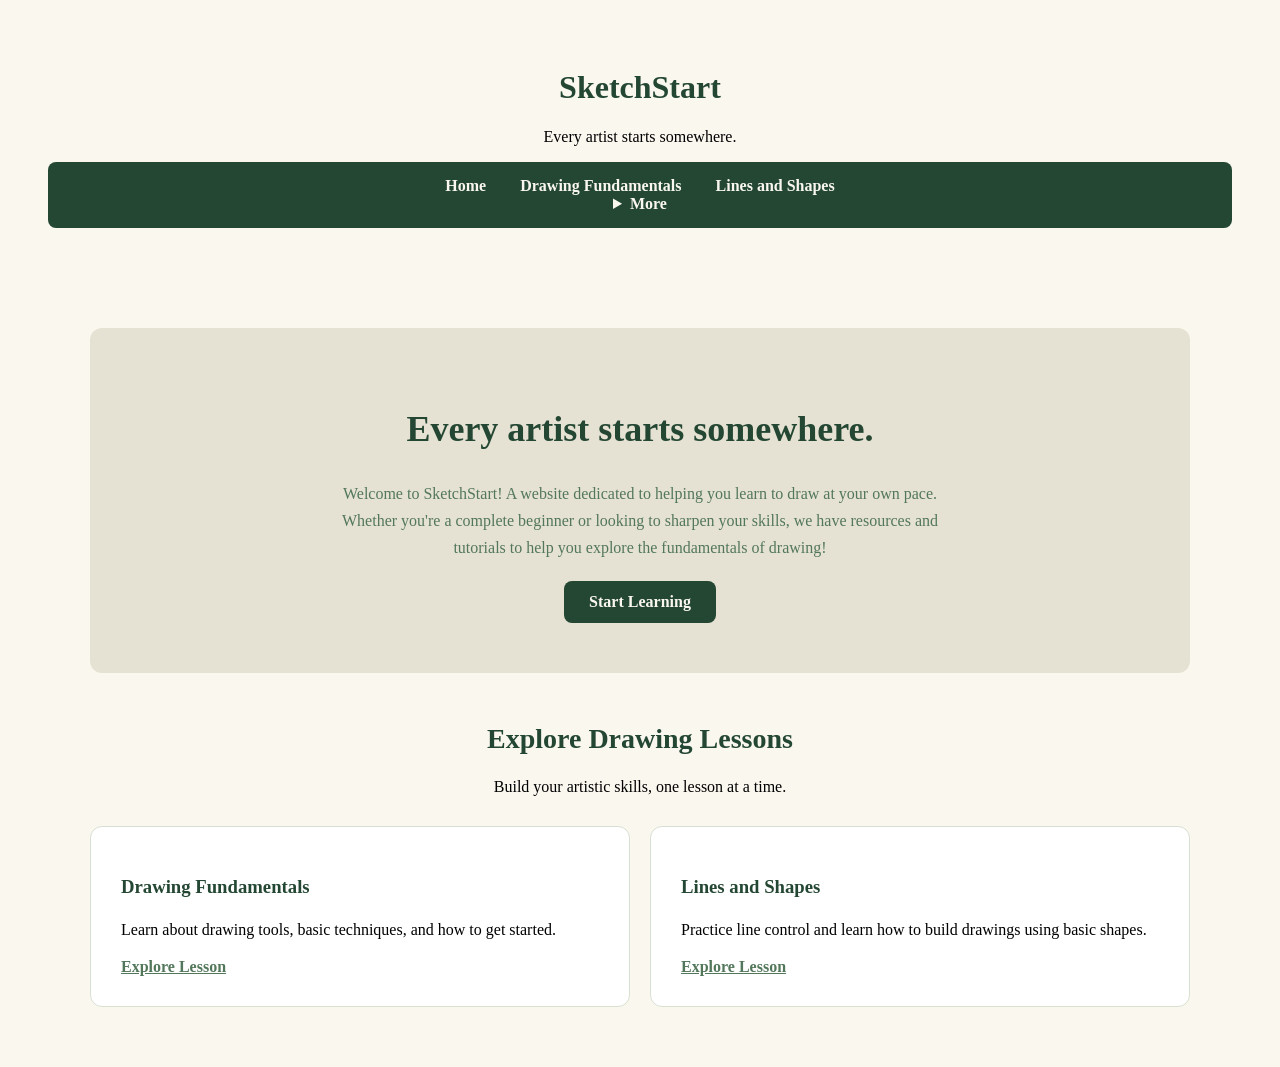
<file: index.html>
<!DOCTYPE html>
<html lang="en">
<head>
    <meta charset="UTF-8">
    <meta name="viewport" content="width=device-width, initial-scale=1.0">
    <title>SketchStart | Learn to Draw at your own pace</title>
    <link rel="stylesheet" href="styles.css">
</head>
<body>
<header>
    <h1>SketchStart</h1>
    <p>Every artist starts somewhere.</p>
    <nav aria-label="Main navigation">
        <a href="index.html">Home</a>
        <a href="fundamentals.html">Drawing Fundamentals</a>
        <a href="lines.html">Lines and Shapes</a>
        <details>
            <summary>More</summary>
            <div class="dropdown-links">
            <a href="shading.html">Shading & Lighting</a>
            <a href="color.html">Color Theory</a>
            <a href="anatomy.html">Anatomy & Figure Drawing</a>
            <a href="practice.html">Practice Exercises</a>
            <a href="resources.html">Learning Resources</a>
            <a href="about.html">About</a>
            <a href="contact.html">Contact & Feedback</a>
            </div>
        </details>
    </nav>
</header>
<main>
    <section class="welcome">
        <h2>Every artist starts somewhere.</h2>

        <p>
            Welcome to SketchStart! A website dedicated to helping you learn
            to draw at your own pace. Whether you're a complete beginner or looking
            to sharpen your skills, we have resources and tutorials to help you
            explore the fundamentals of drawing!
        </p>

        <a href="fundamentals.html" class="button">
            Start Learning
        </a>
    </section>

    <section class="lessons">
        <h2>Explore Drawing Lessons</h2>
        <p>Build your artistic skills, one lesson at a time.</p>

        <div class="lesson-grid">
            <article class="lesson-card">
                <h3>Drawing Fundamentals</h3>
                <p>
                    Learn about drawing tools, basic techniques,
                    and how to get started.
                </p>
                <a href="fundamentals.html">Explore Lesson</a>
            </article>

            <article class="lesson-card">
                <h3>Lines and Shapes</h3>
                <p>
                    Practice line control and learn how to
                    build drawings using basic shapes.
                </p>
                <a href="lines.html">Explore Lesson</a>
            </article>
        </div>
    </section>
</main>    
</body>
</html>
</file>
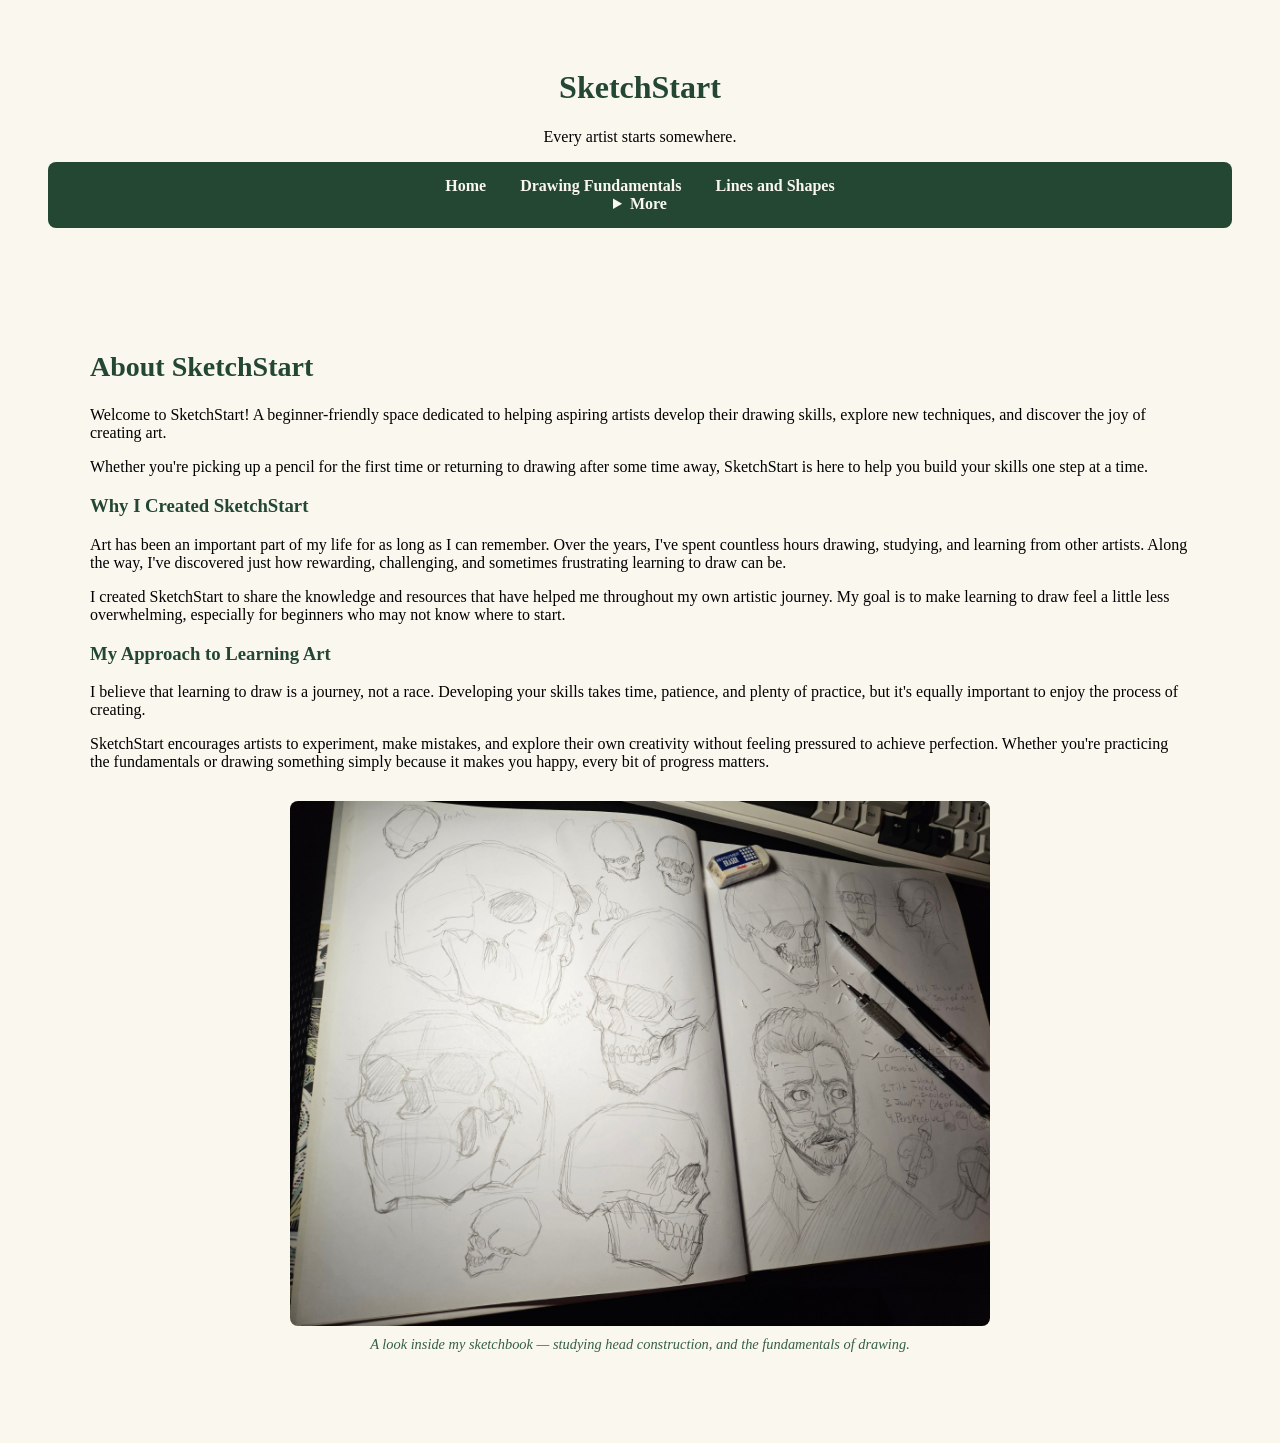
<file: about.html>
<!DOCTYPE html>
<html lang="en">
<head>
    <meta charset="UTF-8">
    <meta name="viewport" content="width=device-width, initial-scale=1.0">
    <title>About | SketchStart</title>
    <link rel="stylesheet" href="styles.css">
</head>
<body>
    <header>
        <h1>SketchStart</h1>
        <p>Every artist starts somewhere.</p>
        <nav aria-label="Main navigation">
        <a href="index.html">Home</a>
        <a href="fundamentals.html">Drawing Fundamentals</a>
        <a href="lines.html">Lines and Shapes</a>
        <details>
            <summary>More</summary>
            <div class="dropdown-links">
            <a href="shading.html">Shading & Lighting</a>
            <a href="color.html">Color Theory</a>
            <a href="anatomy.html">Anatomy & Figure Drawing</a>
            <a href="practice.html">Practice Exercises</a>
            <a href="resources.html">Learning Resources</a>
            <a href="about.html">About</a>
            <a href="contact.html">Contact & Feedback</a>
            </div>
                </details>
             </nav>
        </header>

    <main>
        <h2>About SketchStart</h2>

        <p>Welcome to SketchStart! A beginner-friendly space
        dedicated to helping aspiring artists develop their
        drawing skills, explore new techniques, and discover
        the joy of creating art.</p>

        <p>Whether you're picking up a pencil for the first time
        or returning to drawing after some time away,
        SketchStart is here to help you build your skills
        one step at a time.</p>

        <h3 class="about-heading">Why I Created SketchStart</h3>


<p>
    Art has been an important part of my life for as long
    as I can remember. Over the years, I've spent countless
    hours drawing, studying, and learning from other artists.
    Along the way, I've discovered just how rewarding,
    challenging, and sometimes frustrating learning to
    draw can be.
</p>

<p>
    I created SketchStart to share the knowledge and
    resources that have helped me throughout my own
    artistic journey. My goal is to make learning to draw
    feel a little less overwhelming, especially for
    beginners who may not know where to start.
</p>

<h3 class="about-heading">My Approach to Learning Art</h3>

<p>
    I believe that learning to draw is a journey, not a race.
    Developing your skills takes time, patience, and plenty
    of practice, but it's equally important to enjoy the
    process of creating.
</p>

<p>
    SketchStart encourages artists to experiment, make
    mistakes, and explore their own creativity without
    feeling pressured to achieve perfection. Whether
    you're practicing the fundamentals or drawing
    something simply because it makes you happy,
    every bit of progress matters.
</p>


<figure class="about-sketchbook">
    <img src="images/my-sketchbook.jpg"
         alt="An open sketchbook filled with pencil studies
              of skulls, head construction, and portrait drawing,
              with drawing tools resting on the pages.">

    <figcaption>
        A look inside my sketchbook — studying head
        construction, and the fundamentals of drawing.
    </figcaption>
</figure>

    </main>
</body>
</html>
</file>
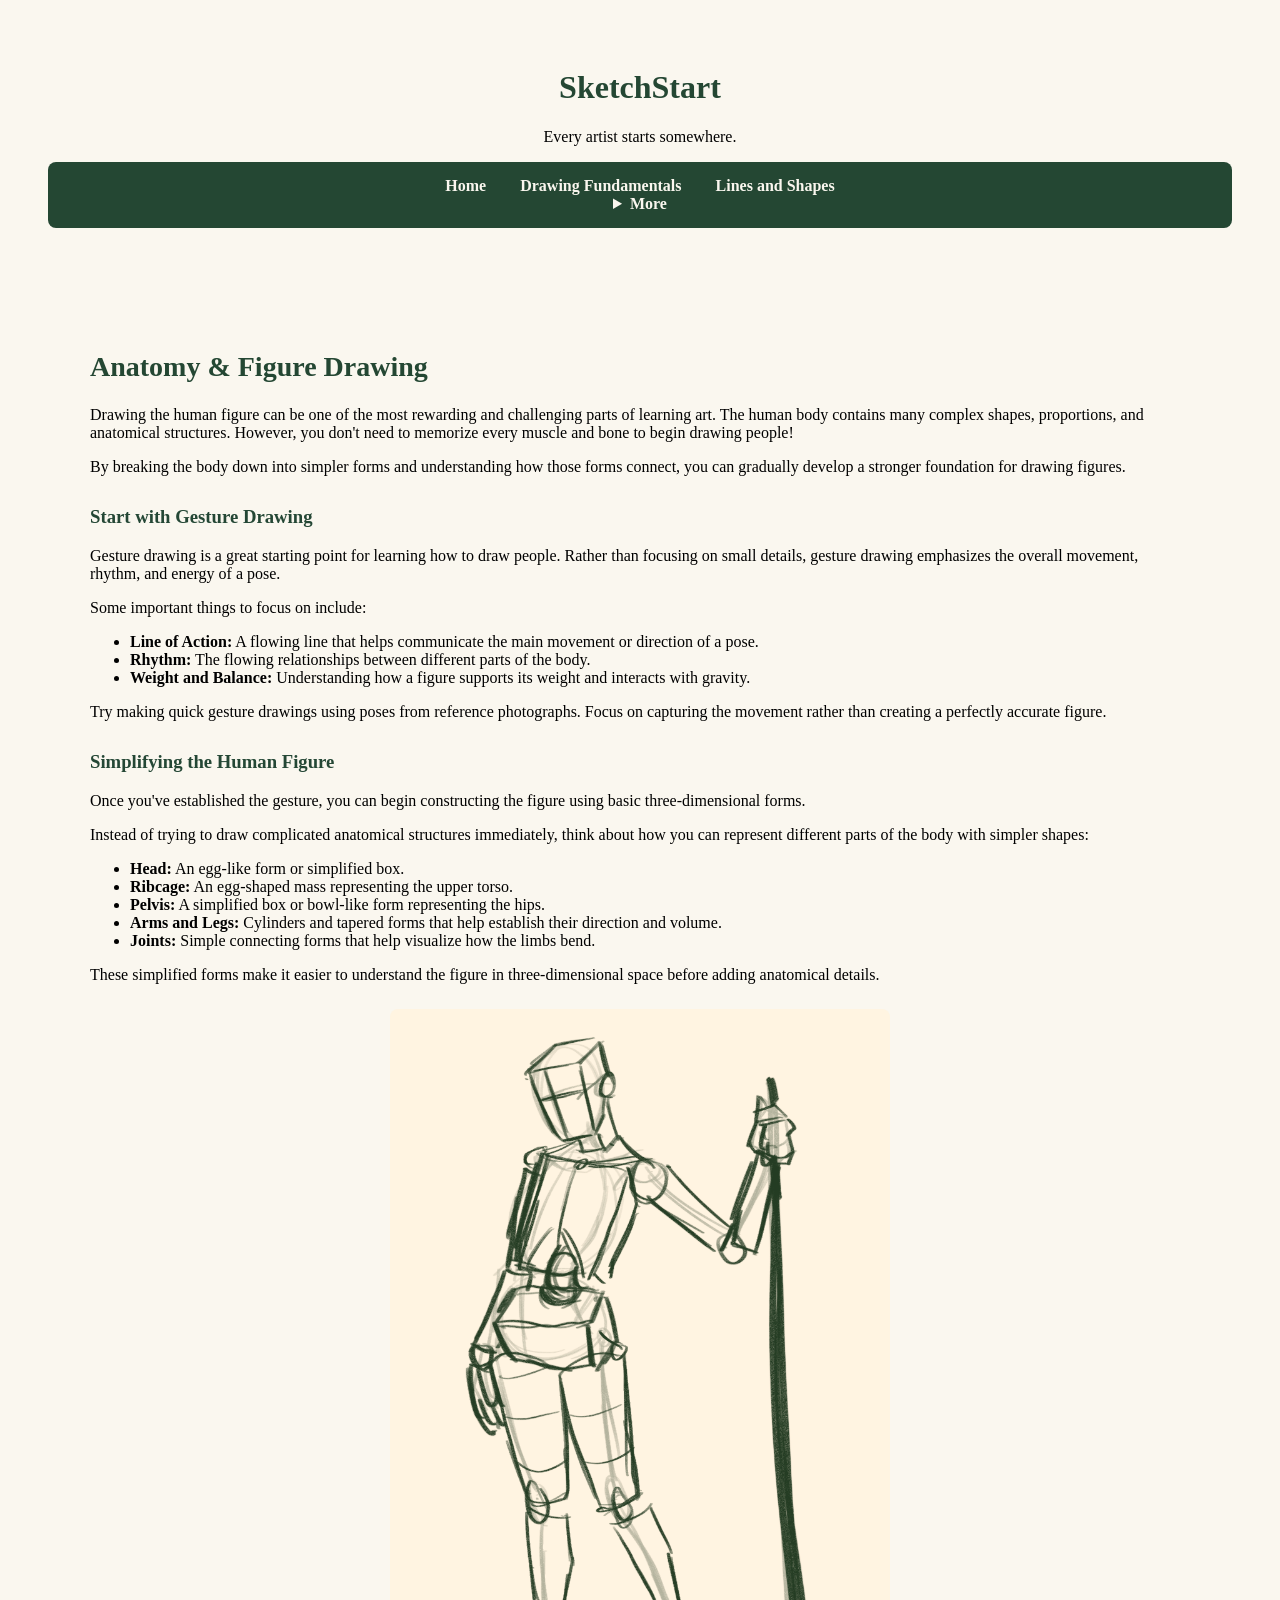
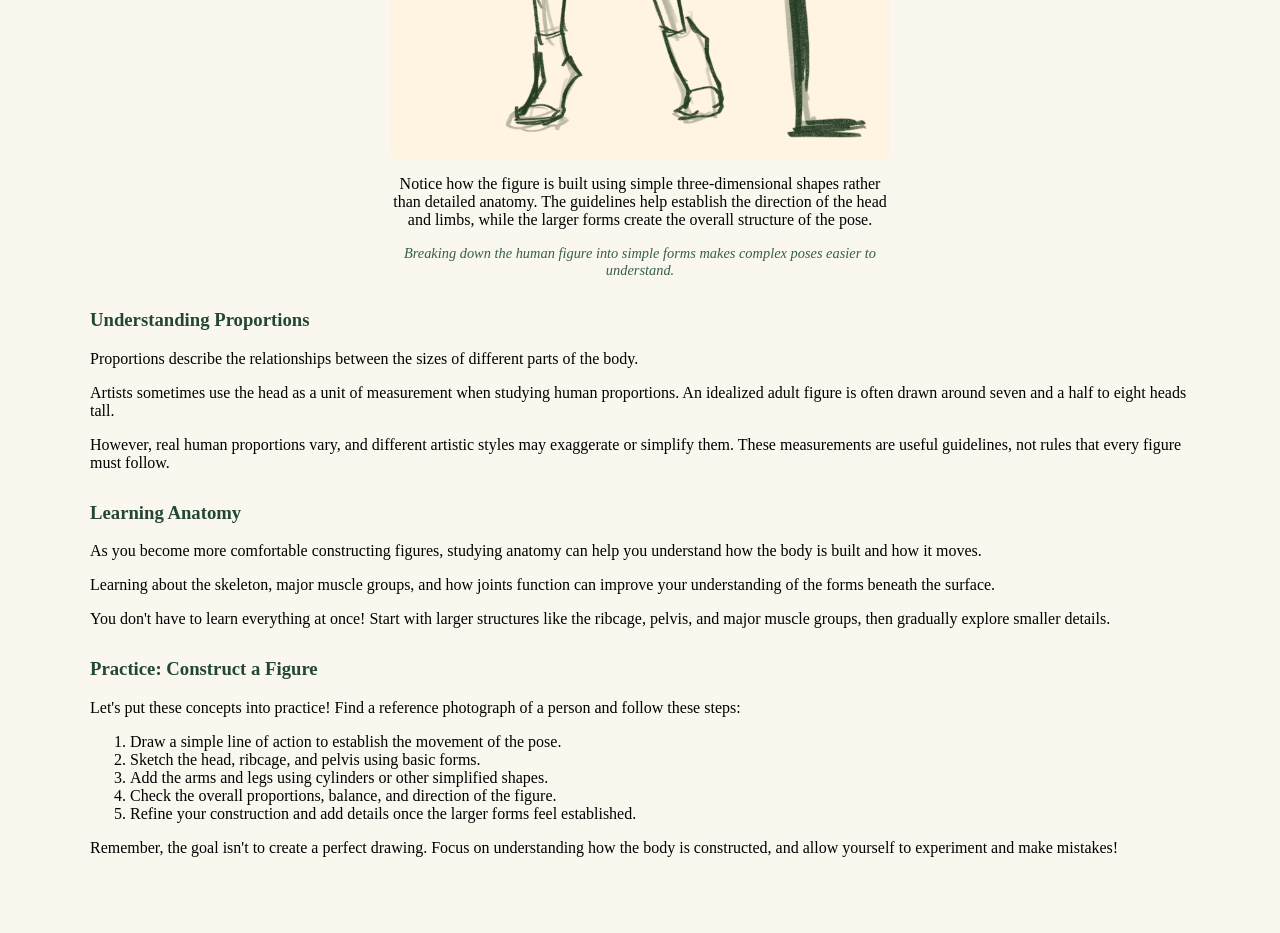
<file: anatomy.html>
<!DOCTYPE html>
<html lang="en">
<head>
    <meta charset="UTF-8">
    <meta name="viewport" content="width=device-width, initial-scale=1.0">
    <title>Anatomy & Figure Drawing | SketchStart</title>
    <link rel="stylesheet" href="styles.css">
</head>
<body>
    <header>
        <h1>SketchStart</h1>
        <p>Every artist starts somewhere.</p>
       <nav aria-label="Main navigation">
        <a href="index.html">Home</a>
        <a href="fundamentals.html">Drawing Fundamentals</a>
        <a href="lines.html">Lines and Shapes</a>
        <details>
            <summary>More</summary>
            <div class="dropdown-links">
            <a href="shading.html">Shading & Lighting</a>
            <a href="color.html">Color Theory</a>
            <a href="anatomy.html">Anatomy & Figure Drawing</a>
            <a href="practice.html">Practice Exercises</a>
            <a href="resources.html">Learning Resources</a>
            <a href="about.html">About</a>
            <a href="contact.html">Contact & Feedback</a>
            </div>
        </details>
    </nav>
        </header>

   
<main>
    <h2>Anatomy & Figure Drawing</h2>

    <p>
        Drawing the human figure can be one of the most
        rewarding and challenging parts of learning art.
        The human body contains many complex shapes,
        proportions, and anatomical structures. However,
        you don't need to memorize every muscle and bone
        to begin drawing people!
    </p>

    <p>
        By breaking the body down into simpler forms and
        understanding how those forms connect, you can
        gradually develop a stronger foundation for
        drawing figures.
    </p>

    <section>
        <h3 class="lesson-heading">Start with Gesture Drawing</h3>

        <p>
            Gesture drawing is a great starting point for
            learning how to draw people. Rather than focusing
            on small details, gesture drawing emphasizes
            the overall movement, rhythm, and energy of
            a pose.
        </p>

        <p>
            Some important things to focus on include:
        </p>

        <ul>
            <li>
                <strong>Line of Action:</strong>
                A flowing line that helps communicate
                the main movement or direction of a pose.
            </li>

            <li>
                <strong>Rhythm:</strong>
                The flowing relationships between
                different parts of the body.
            </li>

            <li>
                <strong>Weight and Balance:</strong>
                Understanding how a figure supports
                its weight and interacts with gravity.
            </li>
        </ul>

        <p>
            Try making quick gesture drawings using
            poses from reference photographs. Focus
            on capturing the movement rather than
            creating a perfectly accurate figure.
        </p>
    </section>

    <section>
        <h3 class="lesson-heading">Simplifying the Human Figure</h3>

        <p>
            Once you've established the gesture, you
            can begin constructing the figure using
            basic three-dimensional forms.
        </p>

        <p>
            Instead of trying to draw complicated
            anatomical structures immediately, think
            about how you can represent different parts
            of the body with simpler shapes:
        </p>

        <ul>
            <li>
                <strong>Head:</strong>
                An egg-like form or simplified box.
            </li>

            <li>
                <strong>Ribcage:</strong>
                An egg-shaped mass representing
                the upper torso.
            </li>

            <li>
                <strong>Pelvis:</strong>
                A simplified box or bowl-like form
                representing the hips.
            </li>

            <li>
                <strong>Arms and Legs:</strong>
                Cylinders and tapered forms that help
                establish their direction and volume.
            </li>

            <li>
                <strong>Joints:</strong>
                Simple connecting forms that help
                visualize how the limbs bend.
            </li>
        </ul>

        <p>
            These simplified forms make it easier
            to understand the figure in three-dimensional
            space before adding anatomical details.
        </p>

        <figure class="anatomy-example">
            <img src="images/figure-construction.png"
                 alt="Drawing study showing a human figure
                 constructed from simplified shapes and forms.">
                 <p>
    Notice how the figure is built using simple
    three-dimensional shapes rather than detailed
    anatomy. The guidelines help establish the
    direction of the head and limbs, while the
    larger forms create the overall structure
    of the pose.</p>
            <figcaption>
                Breaking down the human figure into
                simple forms makes complex poses
                easier to understand.
            </figcaption>
       
        </figure>
    </section>

    <section>
        <h3 class="lesson-heading">Understanding Proportions</h3>

        <p>
            Proportions describe the relationships
            between the sizes of different parts
            of the body.
        </p>

        <p>
            Artists sometimes use the head as a unit
            of measurement when studying human
            proportions. An idealized adult figure
            is often drawn around seven and a half
            to eight heads tall.
        </p>

        <p>
            However, real human proportions vary,
            and different artistic styles may
            exaggerate or simplify them.
            These measurements are useful guidelines,
            not rules that every figure must follow.
        </p>
    </section>

    <section>
        <h3 class="lesson-heading">Learning Anatomy</h3>

        <p>
            As you become more comfortable constructing
            figures, studying anatomy can help you
            understand how the body is built and how
            it moves.
        </p>

        <p>
            Learning about the skeleton, major muscle
            groups, and how joints function can improve
            your understanding of the forms beneath
            the surface.
        </p>

        <p>
            You don't have to learn everything at once!
            Start with larger structures like the
            ribcage, pelvis, and major muscle groups,
            then gradually explore smaller details.
        </p>
    </section>

    <section>
        <h3 class="lesson-heading">Practice: Construct a Figure</h3>

        <p>
            Let's put these concepts into practice!
            Find a reference photograph of a person
            and follow these steps:
        </p>

        <ol>
            <li>
                Draw a simple line of action to
                establish the movement of the pose.
            </li>

            <li>
                Sketch the head, ribcage, and pelvis
                using basic forms.
            </li>

            <li>
                Add the arms and legs using cylinders
                or other simplified shapes.
            </li>

            <li>
                Check the overall proportions,
                balance, and direction of the figure.
            </li>

            <li>
                Refine your construction and add
                details once the larger forms
                feel established.
            </li>
        </ol>

        <p>
            Remember, the goal isn't to create a
            perfect drawing. Focus on understanding
            how the body is constructed, and allow
            yourself to experiment and make mistakes!
        </p>
    </section>
</main>
</file>
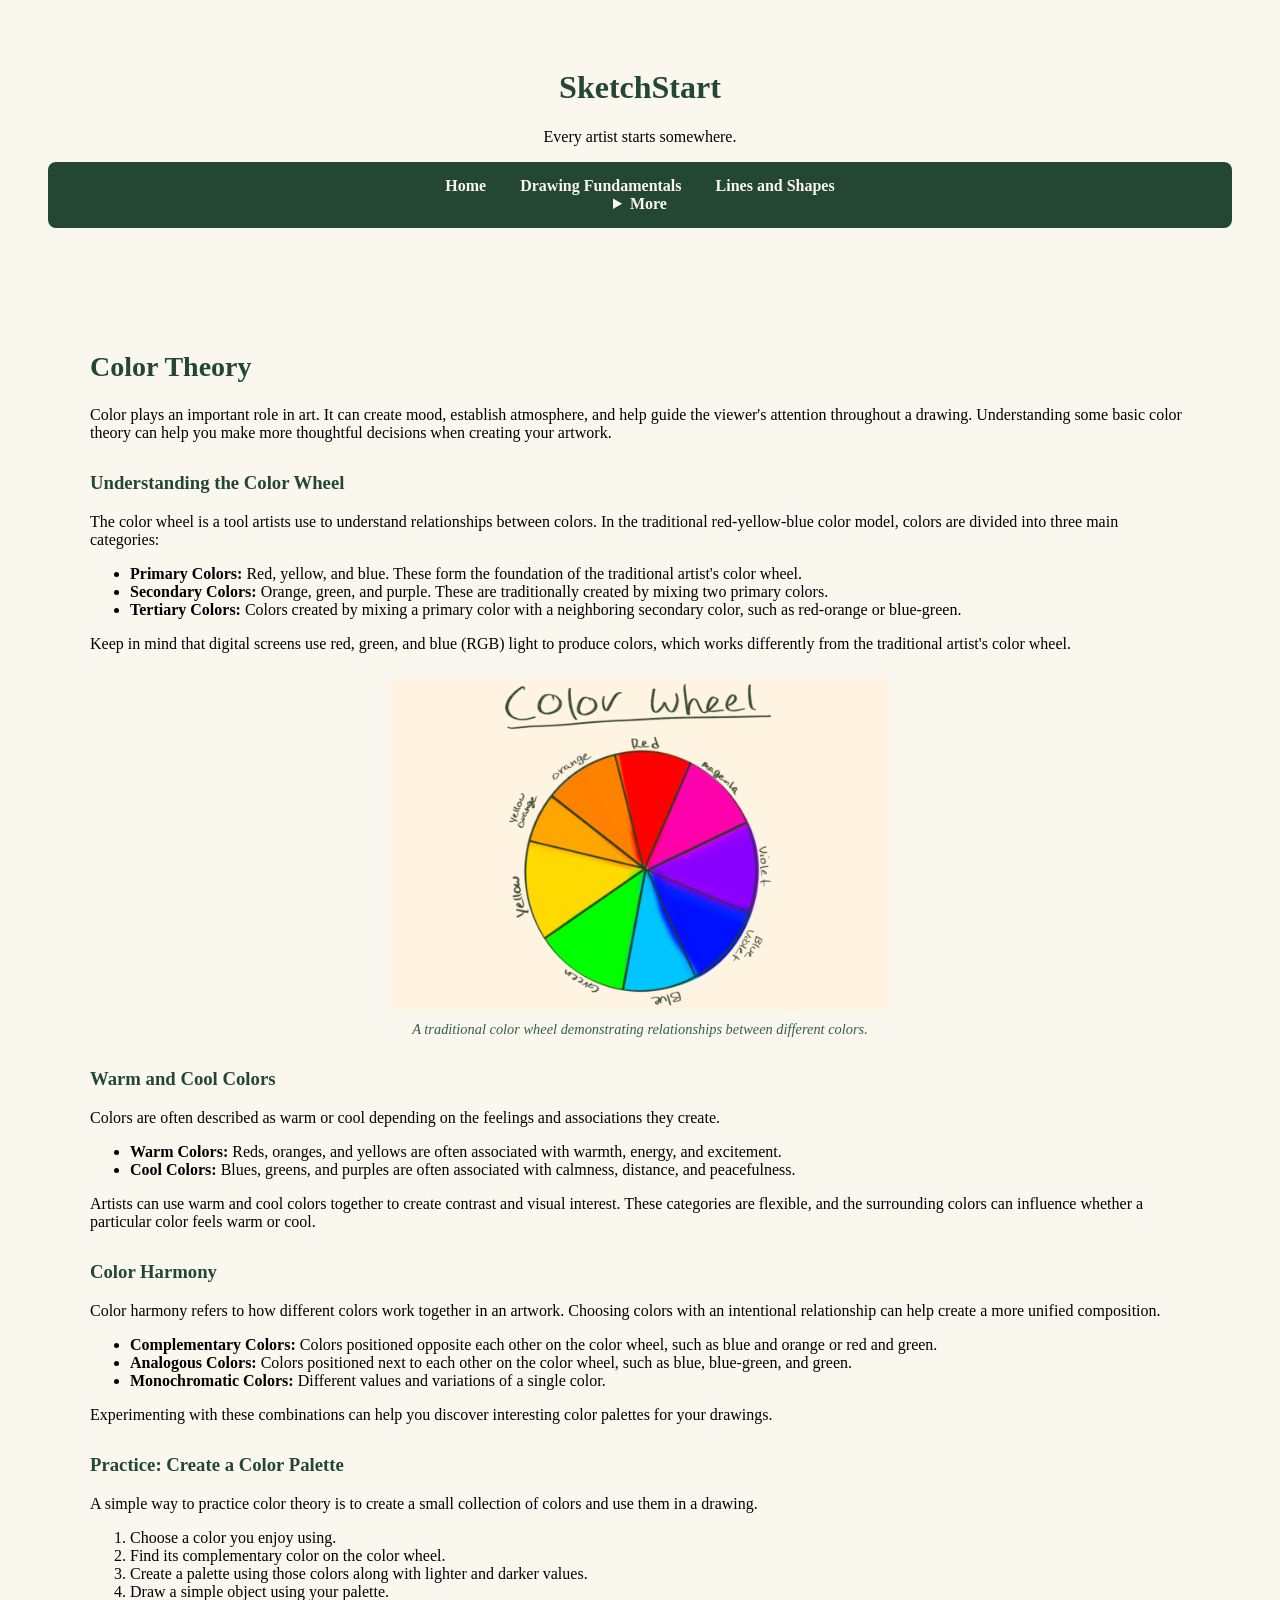
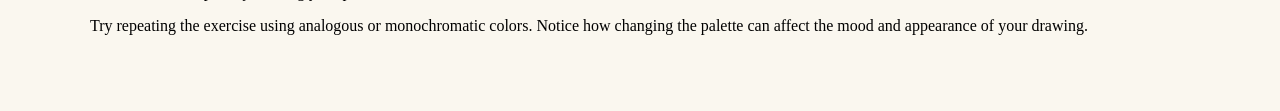
<file: color.html>
<!DOCTYPE html>
<html lang="en">
<head>
    <meta charset="UTF-8">
    <meta name="viewport" content="width=device-width, initial-scale=1.0">
    <title>Color Theory | SketchStart</title>
    <link rel="stylesheet" href="styles.css">
</head>

<body>
    <header>
        <h1>SketchStart</h1>
        <p>Every artist starts somewhere.</p>

        <nav aria-label="Main navigation">
            <a href="index.html">Home</a>
            <a href="fundamentals.html">Drawing Fundamentals</a>
            <a href="lines.html">Lines and Shapes</a>

            <details>
                <summary>More</summary>
                <div class="dropdown-links">
                    <a href="shading.html">Shading & Lighting</a>
                    <a href="color.html">Color Theory</a>
                    <a href="anatomy.html">Anatomy & Figure Drawing</a>
                    <a href="practice.html">Practice Exercises</a>
                    <a href="resources.html">Learning Resources</a>
                    <a href="about.html">About</a>
                    <a href="contact.html">Contact & Feedback</a>
                </div>
            </details>
        </nav>
    </header>

    <main>
        <h2>Color Theory</h2>

        <p>
            Color plays an important role in art. It can
            create mood, establish atmosphere, and help
            guide the viewer's attention throughout a
            drawing. Understanding some basic color theory
            can help you make more thoughtful decisions
            when creating your artwork.
        </p>

        <section>
            <h3 class="lesson-heading">Understanding the Color Wheel</h3>

            <p>
                The color wheel is a tool artists use to
                understand relationships between colors.
                In the traditional red-yellow-blue
                color model, colors are divided into
                three main categories:
            </p>

            <ul>
                <li>
                    <strong>Primary Colors:</strong>
                    Red, yellow, and blue.
                    These form the foundation of the
                    traditional artist's color wheel.
                </li>

                <li>
                    <strong>Secondary Colors:</strong>
                    Orange, green, and purple.
                    These are traditionally created by
                    mixing two primary colors.
                </li>

                <li>
                    <strong>Tertiary Colors:</strong>
                    Colors created by mixing a primary
                    color with a neighboring secondary
                    color, such as red-orange or blue-green.
                </li>
            </ul>

            <p>
                Keep in mind that digital screens use
                red, green, and blue (RGB) light to
                produce colors, which works differently
                from the traditional artist's color wheel.
            </p>

            <figure class="color-example">
                <img src="images/color-wheel.png"
                     alt="Traditional color wheel showing
                          primary, secondary, and tertiary
                          colors arranged in a circle.">

                <figcaption>
                    A traditional color wheel demonstrating
                    relationships between different colors.
                </figcaption>
            </figure>
        </section>

        <section>
            <h3 class="lesson-heading">Warm and Cool Colors</h3>

            <p>
                Colors are often described as warm or cool
                depending on the feelings and associations
                they create.
            </p>

            <ul>
                <li>
                    <strong>Warm Colors:</strong>
                    Reds, oranges, and yellows are often
                    associated with warmth, energy,
                    and excitement.
                </li>

                <li>
                    <strong>Cool Colors:</strong>
                    Blues, greens, and purples are often
                    associated with calmness, distance,
                    and peacefulness.
                </li>
            </ul>

            <p>
                Artists can use warm and cool colors
                together to create contrast and visual
                interest. These categories are flexible,
                and the surrounding colors can influence
                whether a particular color feels warm
                or cool.
            </p>
        </section>

        <section>
            <h3 class="lesson-heading">Color Harmony</h3>

            <p>
                Color harmony refers to how different
                colors work together in an artwork.
                Choosing colors with an intentional
                relationship can help create a more
                unified composition.
            </p>

            <ul>
                <li>
                    <strong>Complementary Colors:</strong>
                    Colors positioned opposite each other
                    on the color wheel, such as blue and
                    orange or red and green.
                </li>

                <li>
                    <strong>Analogous Colors:</strong>
                    Colors positioned next to each other
                    on the color wheel, such as blue,
                    blue-green, and green.
                </li>

                <li>
                    <strong>Monochromatic Colors:</strong>
                    Different values and variations
                    of a single color.
                </li>
            </ul>

            <p>
                Experimenting with these combinations
                can help you discover interesting color
                palettes for your drawings.
            </p>
        </section>

        <section>
            <h3 class="lesson-heading">Practice: Create a Color Palette</h3>

            <p>
                A simple way to practice color theory
                is to create a small collection of
                colors and use them in a drawing.
            </p>

            <ol>
                <li>
                    Choose a color you enjoy using.
                </li>
                <li>
                    Find its complementary color
                    on the color wheel.
                </li>
                <li>
                    Create a palette using those colors
                    along with lighter and darker values.
                </li>
                <li>
                    Draw a simple object using your palette.
                </li>
            </ol>

            <p>
                Try repeating the exercise using
                analogous or monochromatic colors.
                Notice how changing the palette can
                affect the mood and appearance of
                your drawing.
            </p>
        </section>
    </main>
</body>
</html>
</file>
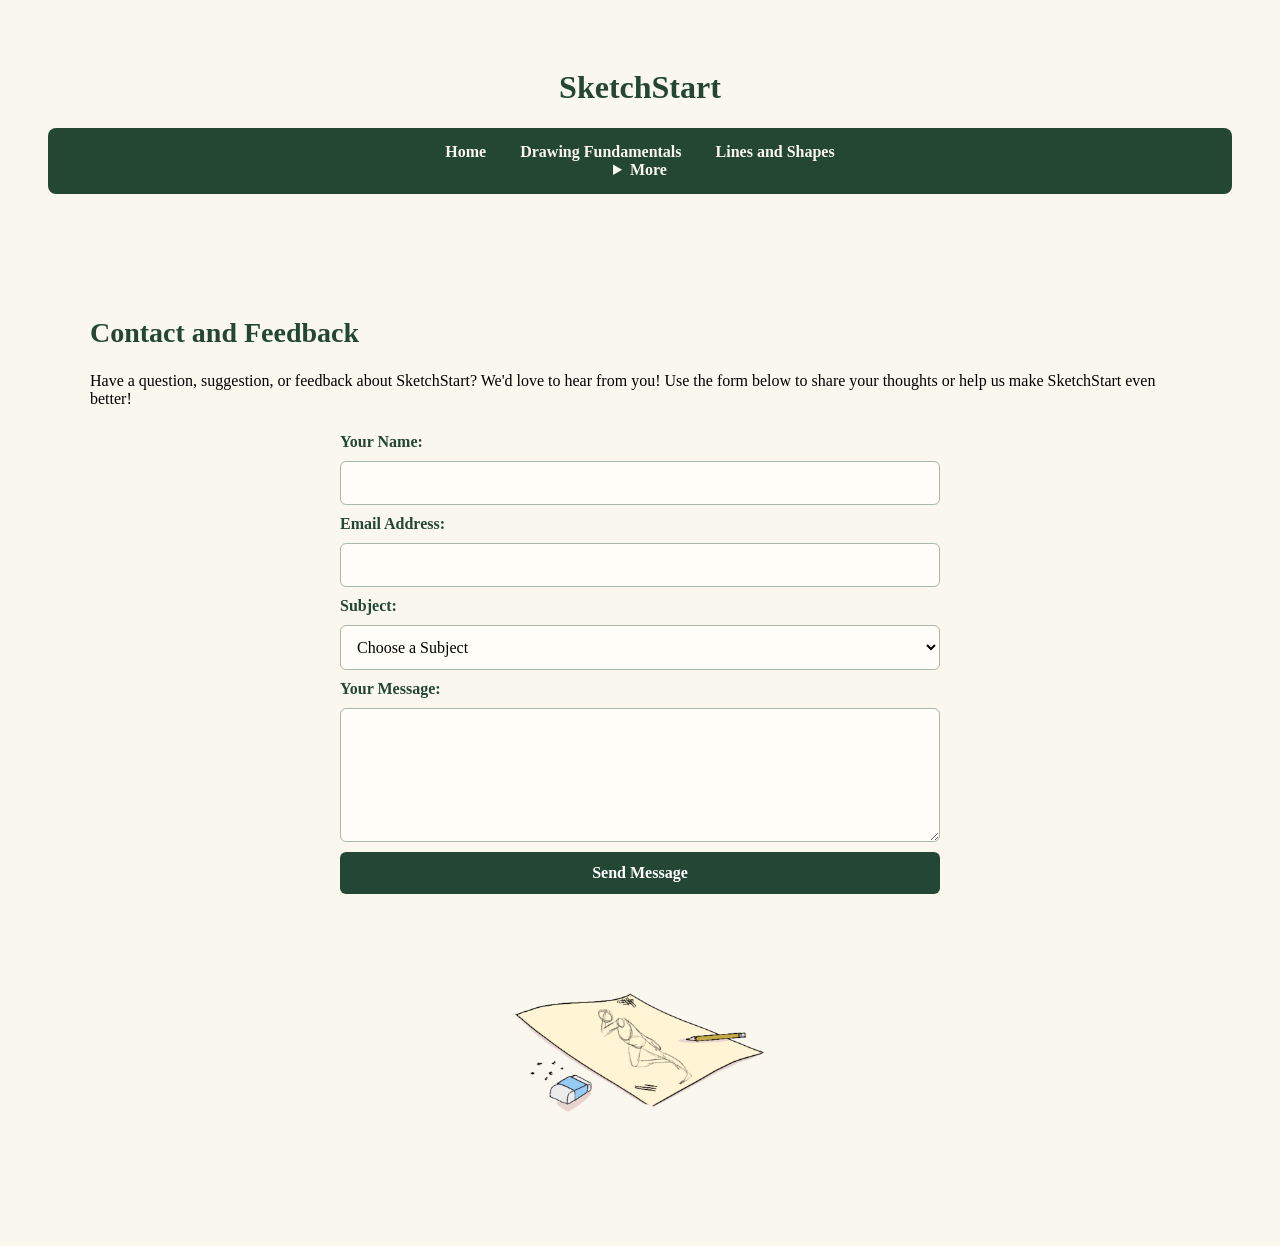
<file: contact.html>
<!DOCTYPE html>
<html lang="en">
<head>
    <meta charset="UTF-8">
    <meta name="viewport" content="width=device-width, initial-scale=1.0">
    <title>Contact & Feedback | SketchStart</title>
    <link rel="stylesheet" href="styles.css">
</head>
<body>
    <header>
        <h1>SketchStart</h1>
        <nav aria-label="Main navigation">
        <a href="index.html">Home</a>
        <a href="fundamentals.html">Drawing Fundamentals</a>
        <a href="lines.html">Lines and Shapes</a>
        <details>
            <summary>More</summary>
            <div class="dropdown-links">
            <a href="shading.html">Shading & Lighting</a>
            <a href="color.html">Color Theory</a>
            <a href="anatomy.html">Anatomy & Figure Drawing</a>
            <a href="practice.html">Practice Exercises</a>
            <a href="resources.html">Learning Resources</a>
            <a href="about.html">About</a>
            <a href="contact.html">Contact & Feedback</a>
            </div>
        </details>
    </nav>
        </header>

    <main>
        <h2>Contact and Feedback</h2>
        <p>Have a question, suggestion, or feedback about SketchStart? 
            We'd love to hear from you! Use the form below to share 
            your thoughts or help us  make SketchStart even better!</p>

    <form class="contact-form">
        <label for="name">Your Name:</label>
        <input type="text" id="name" name="name" required>
    
        <label for="email">Email Address:</label>
        <input type="email" id="email" name="email" required>

        <label for="subject">Subject:</label>
        <select id="subject" name="subject" required>
            <option value="">Choose a Subject</option>
            <option value="question">General Question</option>
            <option value="feedback">Website Feedback</option>
            <option value="suggestion">Resource Suggestion</option>
            <option value="other">other</option>
        </select>

        <label for="message">Your Message:</label>
        <textarea id="message" name="message"
            rows="6" required></textarea>
        
        <button type="submit">Send Message</button>
    </form>
    
    <img src="images/contact-art.png"
    alt="illustration of a piece of paper, pencil and eraser on a desk"
    class="contact-illustration">
    </main>
</body>
</html>
</file>
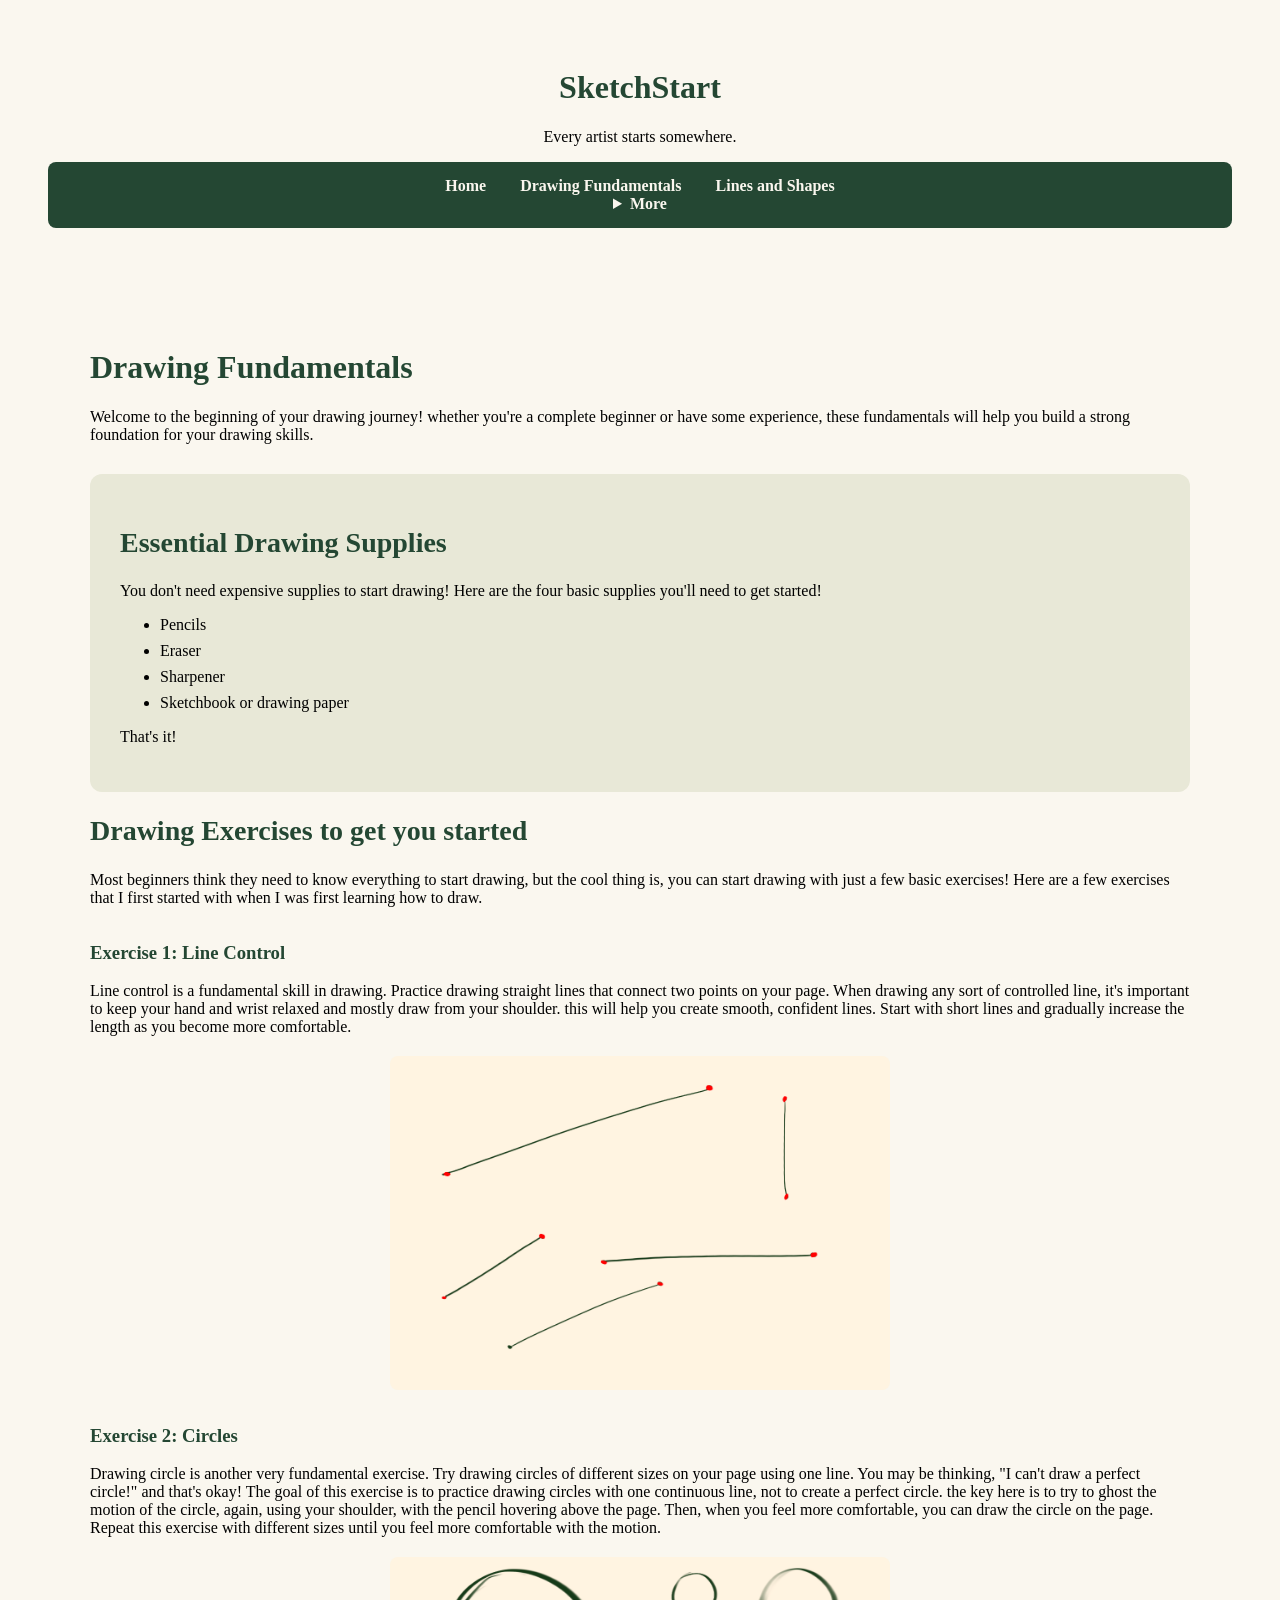
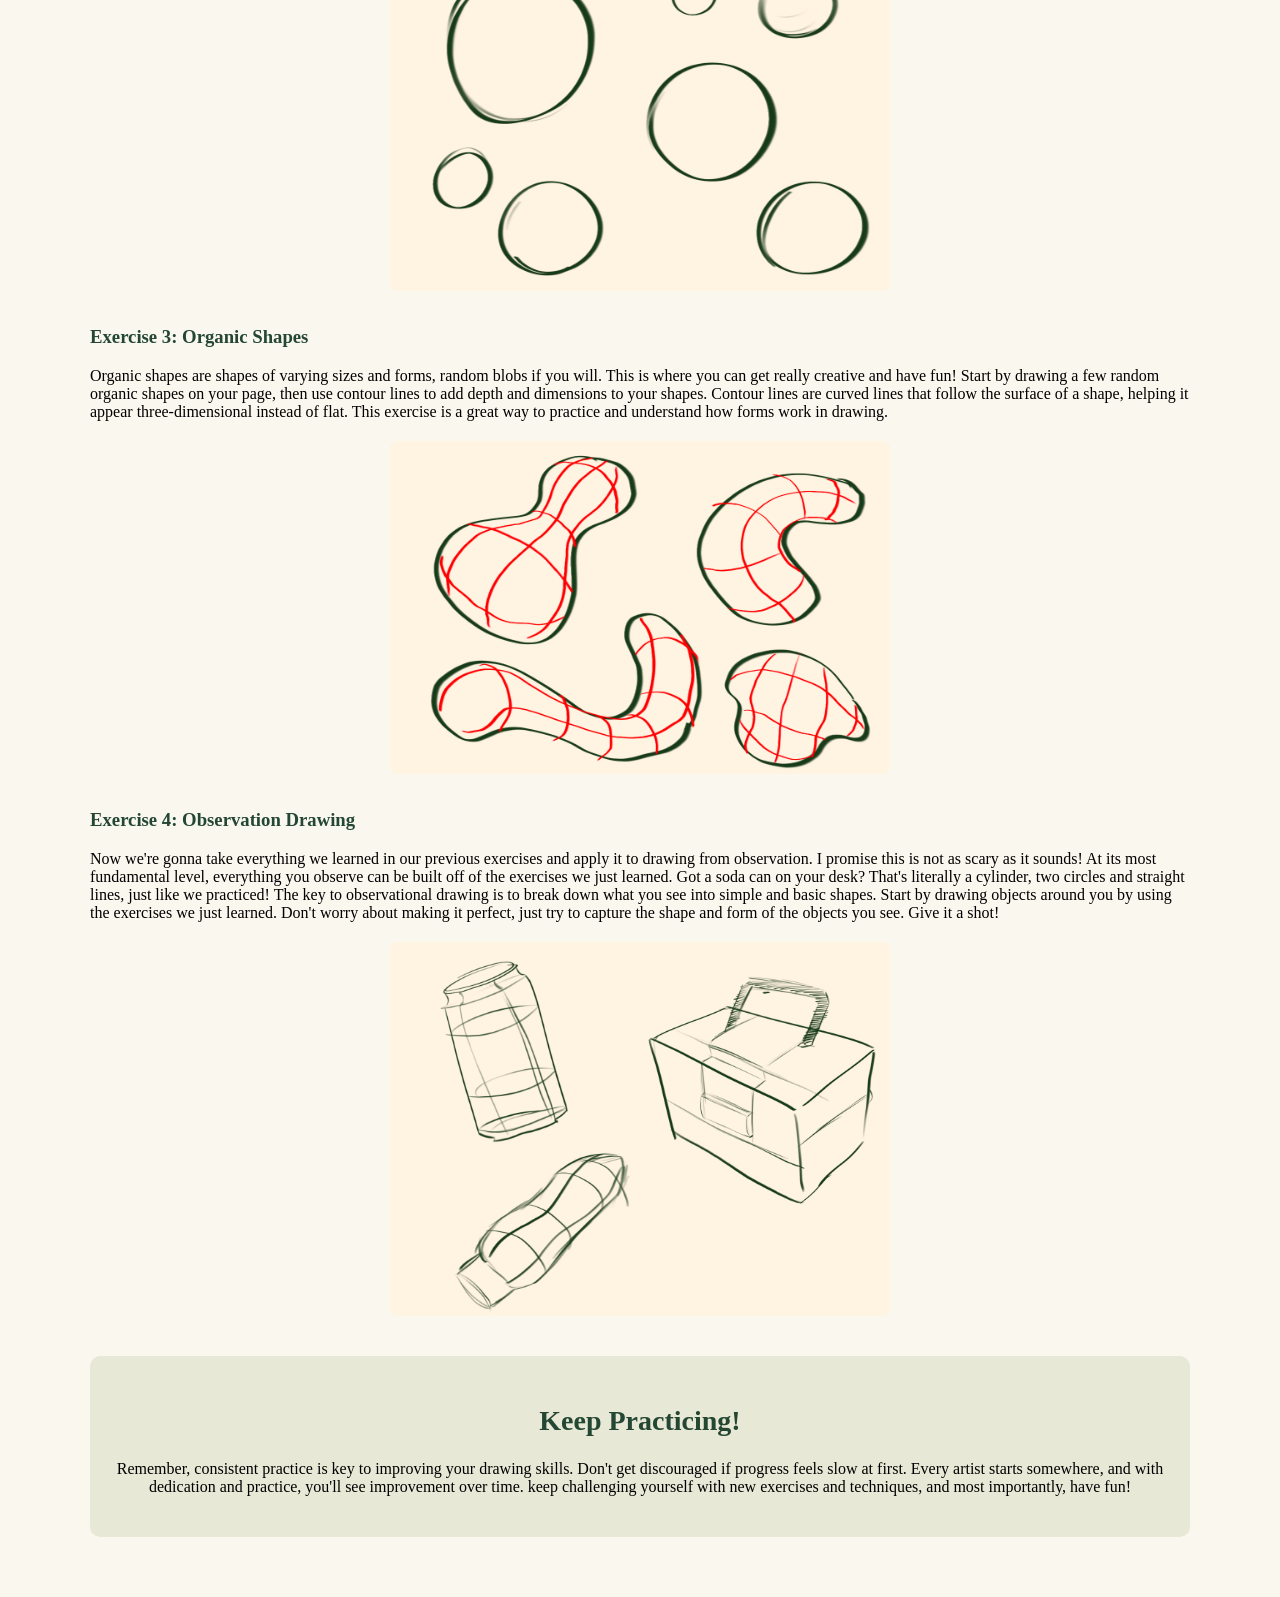
<file: fundamentals.html>
<!DOCTYPE html>
<html lang="en">
<head>
    <meta charset="UTF-8">
    <meta name="viewport" content="width=device-width, initial-scale=1.0">
    <title>Drawing Fundamentals | SketchStart</title>
    <link rel="stylesheet" href="styles.css">

</head>
<body>
    <header>
        <h1>SketchStart</h1>
    
    <p>Every artist starts somewhere.</p>
    <nav aria-label="Main navigation">
        <a href="index.html">Home</a>
        <a href="fundamentals.html">Drawing Fundamentals</a>
        <a href="lines.html">Lines and Shapes</a>
        <details>
            <summary>More</summary>
            <div class="dropdown-links">
            <a href="shading.html">Shading & Lighting</a>
            <a href="color.html">Color Theory</a>
            <a href="anatomy.html">Anatomy & Figure Drawing</a>
            <a href="practice.html">Practice Exercises</a>
            <a href="resources.html">Learning Resources</a>
            <a href="about.html">About</a>
            <a href="contact.html">Contact & Feedback</a>
            </div>
        </details>
    </nav>
    </header>

    <main>
        <h1>Drawing Fundamentals</h1>
        <p>Welcome to the beginning of your drawing journey! whether you're a complete beginner
             or have some experience, these fundamentals will help you build a strong foundation for 
             your drawing skills.</p>
    
    <section class="supplies">
        <h2>Essential Drawing Supplies</h2>
        <p>You don't need expensive supplies to start drawing! Here are the four basic
            supplies you'll need to get started!</p>
        <ul>
            <li>Pencils</li>
            <li>Eraser</li>
            <li>Sharpener</li>
            <li>Sketchbook or drawing paper</li>
        </ul>
        <p> That's it! </p>
    </section>

    <section class="exercises">
        <h2>Drawing Exercises to get you started</h2>
        <p>Most beginners think they need to know everything to start drawing,
            but the cool thing is, you can start drawing with just a few basic 
            exercises! Here are a few exercises that I first started with when I
            was first learning how to draw.</p>

    <article class="exercise">
        <h3>Exercise 1: Line Control</h3>
        <p>Line control is a fundamental skill in drawing.
            Practice drawing straight lines that connect two points on your page. When 
            drawing any sort of controlled line, it's important to keep your hand and wrist 
            relaxed and mostly draw from your shoulder. this will help you create smooth, 
            confident lines. Start with short lines and gradually increase the length as 
            you become more comfortable. </p>
          <img class="exercise-image" src="images/Lines.png" alt="straight lines drawn on a page">
    </article>
    <article class="exercise">
        <h3>Exercise 2: Circles</h3>
        <p>Drawing circle is another very fundamental exercise.
            Try drawing circles of different sizes on your page using one line. You may be thinking,
        "I can't draw a perfect circle!" and that's okay! The goal of this exercise is to practice drawing
        circles with one continuous line, not to create a perfect circle. the key here is to try to ghost the 
        motion of the circle, again, using your shoulder, with the pencil hovering above the page. Then, when
        you feel more comfortable, you can draw the circle on the page. Repeat this exercise with different sizes
        until you feel more comfortable with the motion.</p>
        <img class="exercise-image" src="images/Circles.png" alt="circles of different sizes drawn on a page">
    </article>
    <article class="exercise">
        <h3>Exercise 3: Organic Shapes</h3>
        <p>Organic shapes are shapes of varying sizes and forms, random blobs if you will. 
            This is where you can get really creative and have fun! Start by drawing a few random 
            organic shapes on your page, then use contour lines to add depth and dimensions to your shapes. 
            Contour lines are curved lines that follow the surface of a shape, helping it appear three-dimensional
             instead of flat. This exercise is a great way to practice and understand how forms work in drawing.</p>
            <img class="exercise-image" src="images/Shapes.png" alt="organic shapes of varing sizes">
        </article>
        <article class="exercise">
            <h3>Exercise 4: Observation Drawing</h3>
            <p>Now we're gonna take everything we learned in our previous exercises and apply it 
                to drawing from observation. I promise this is not as scary as it sounds! At its most fundamental level,
                everything you observe can be built off of the exercises we just learned. Got a soda can on your desk?
                That's literally a cylinder, two circles and straight lines, just like we practiced! The key to observational
                drawing is to break down what you see into simple and basic shapes. Start by drawing objects around you by using
                the exercises we just learned. Don't worry about making it perfect, just try to capture the shape and form of the 
                objects you see. Give it a shot!
                <img class="exercise-image" src="images/Observation.png" alt="observational drawings of objects found in a room"></p>
        </article>
    </section>
    <section class="closing">
        <h2>Keep Practicing!</h2>
        <p>Remember, consistent practice is key to improving your drawing skills.
             Don't get discouraged if  progress feels slow at first. Every artist 
             starts somewhere, and with dedication and practice,  you'll see improvement
             over time. keep challenging yourself with new exercises and techniques, and 
            most importantly, have fun! </p>
    </section>
    </main>
</body>
</html>
</file>
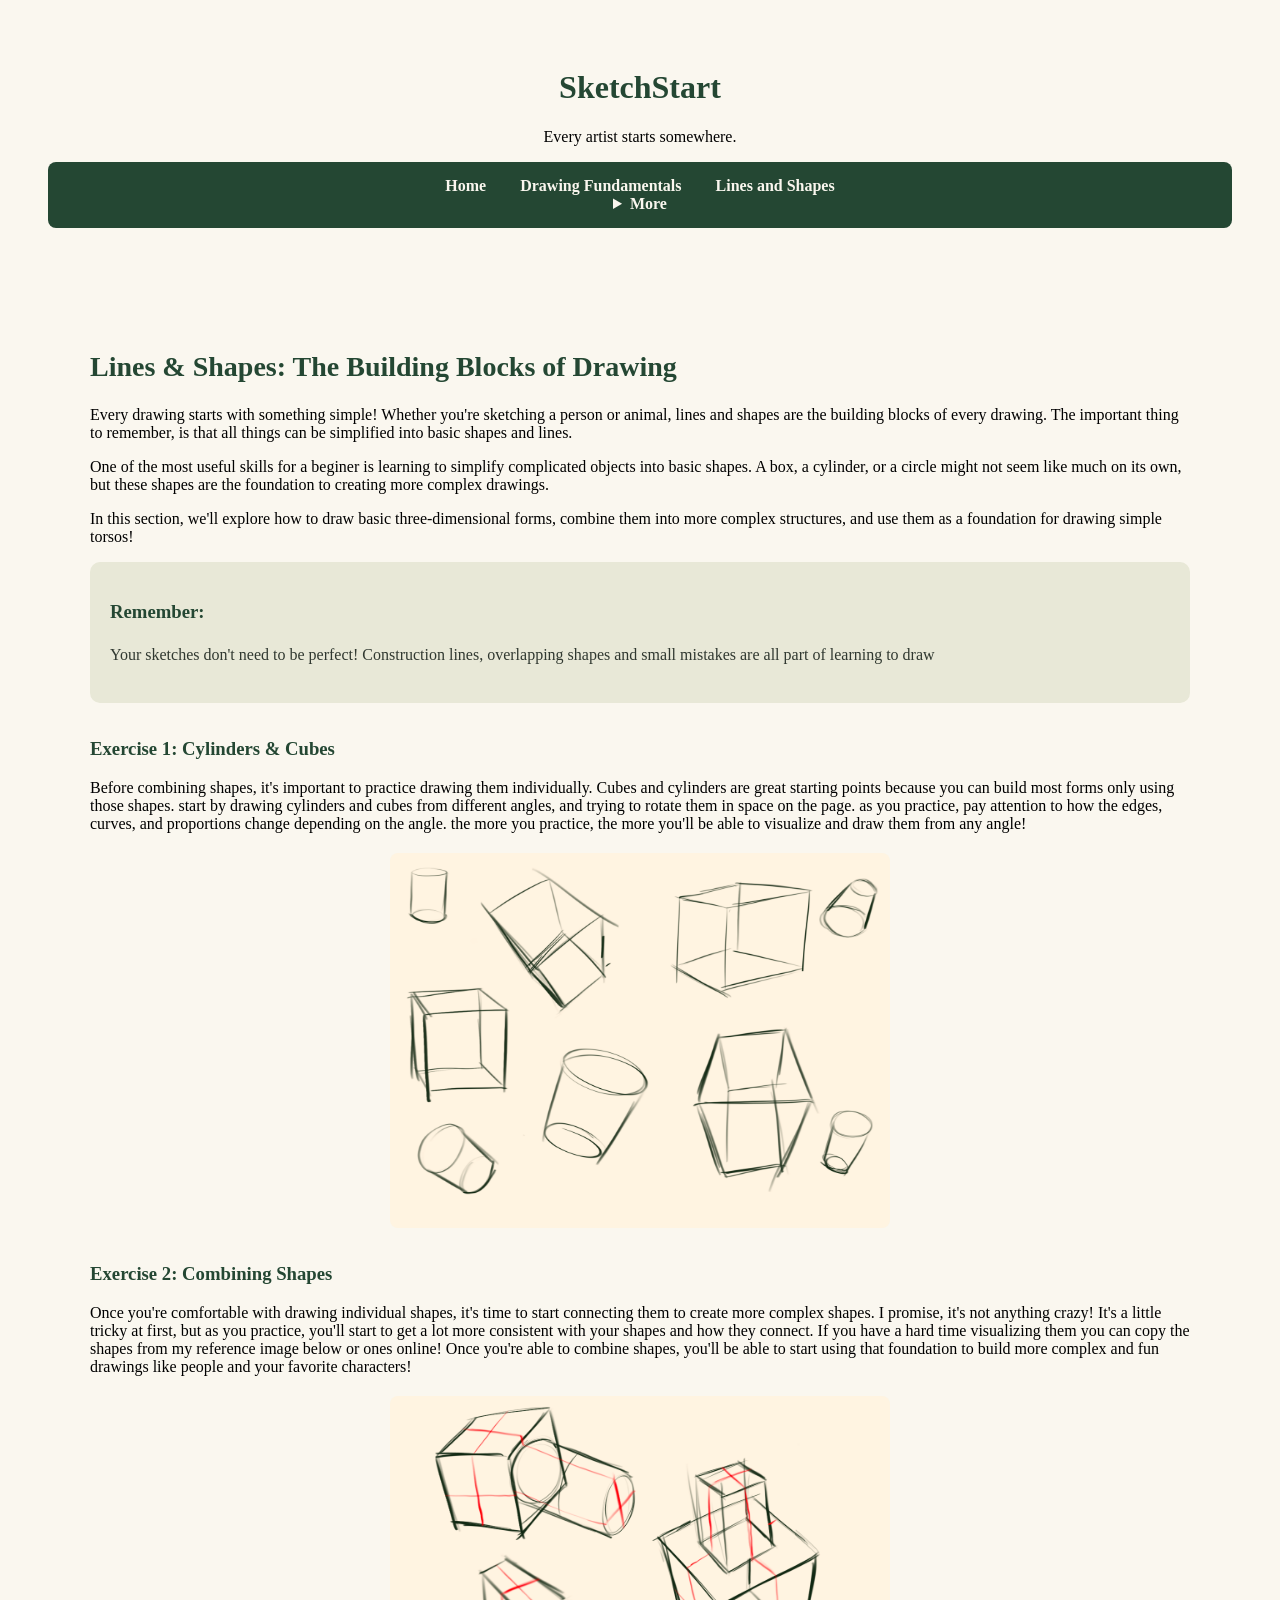
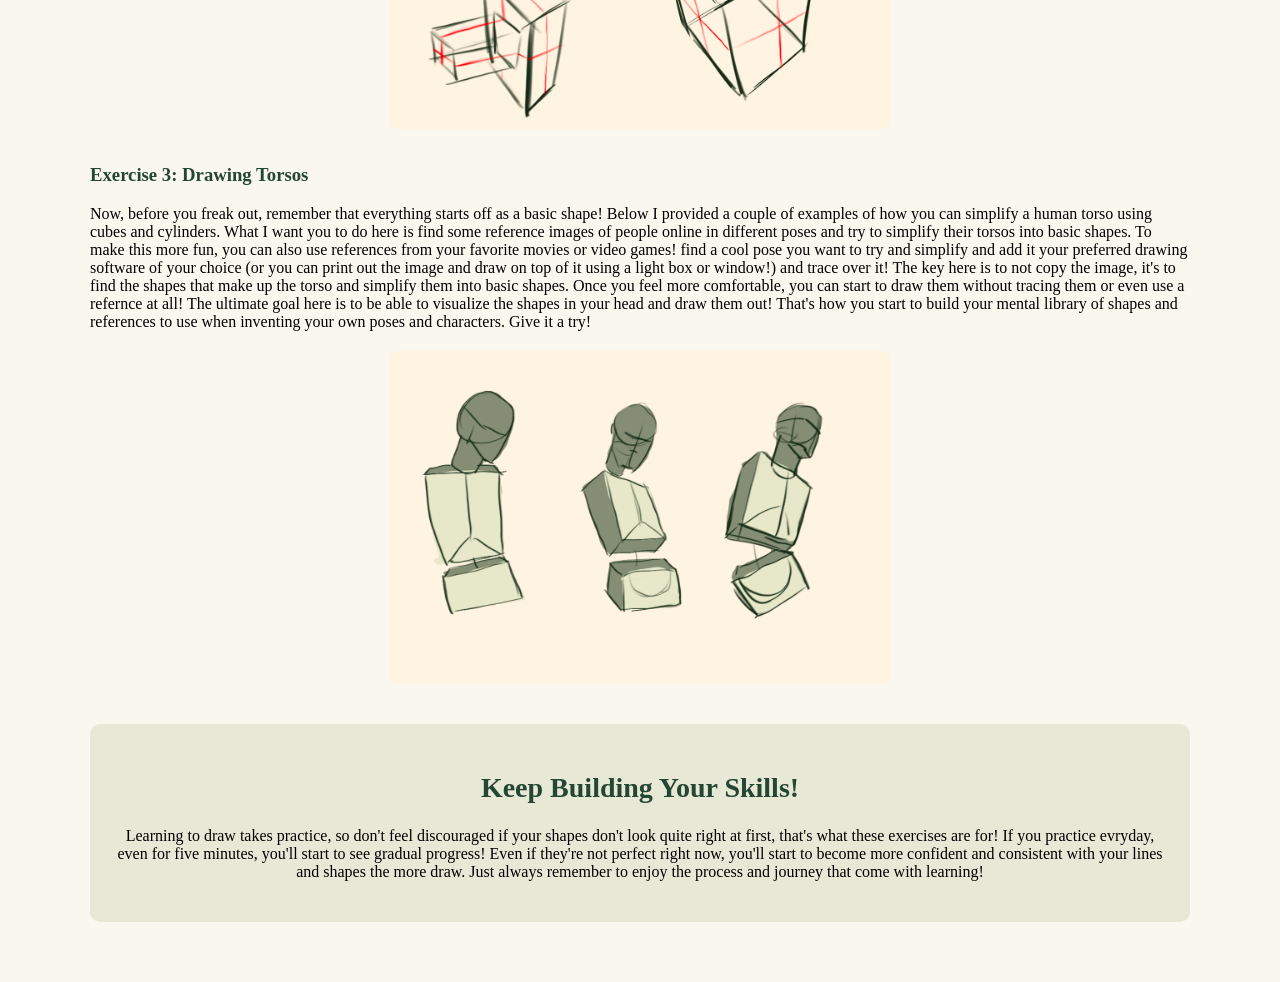
<file: lines.html>
<!DOCTYPE html>
<html lang="en">
<head>
    <meta charset="UTF-8">
    <meta name="viewport" content="width=device-width, initial-scale=1.0">
    <title>Lines & Shapes | SketchStart</title>
    <link rel="stylesheet" href="styles.css">
</head>
<body>
    <header>
        <h1>SketchStart</h1>
        <p>Every artist starts somewhere.</p>
        <nav aria-label="Main navigation">
        <a href="index.html">Home</a>
        <a href="fundamentals.html">Drawing Fundamentals</a>
        <a href="lines.html">Lines and Shapes</a>
        <details>
            <summary>More</summary>
            <div class="dropdown-links">
            <a href="shading.html">Shading &amp; Lighting</a>
            <a href="color.html">Color Theory</a>
            <a href="anatomy.html">Anatomy & Figure Drawing</a>
            <a href="practice.html">Practice Exercises</a>
            <a href="resources.html">Learning Resources</a>
            <a href="about.html">About</a>
            <a href="contact.html">Contact & Feedback</a>
            </div>
        </details>
    </nav>
        </header>

    <main>
        <section class="intro">
        <h2>Lines &amp; Shapes: The Building Blocks of Drawing</h2>
        <p>Every drawing starts with something simple! Whether you're sketching a 
            person or animal, lines and shapes are the building blocks of every drawing. The important 
            thing to remember, is that all things can be simplified into basic shapes and lines.</p>

        <p> One of the most useful skills for a beginer is learning to simplify complicated objects
            into basic shapes. A box, a cylinder, or a circle might not seem like much on its own,
        but these shapes are the foundation to creating more complex drawings.</p> 

        <p> In this section, we'll explore how to draw basic three-dimensional forms, combine them
            into more complex structures, and use them as a foundation for drawing simple torsos!</p>

        <div class="reminder">
            <h3>Remember:</h3>
            <p> Your sketches don't need to be perfect! Construction lines, overlapping shapes
                and small mistakes are all part of learning to draw
            </p>
        </div>

        <article class="exercise">
            <h3>Exercise 1: Cylinders &amp; Cubes</h3>
            <p> Before combining shapes, it's important to practice drawing them individually. Cubes and cylinders 
                are great starting points because you can build most forms only using those shapes. start by drawing 
                cylinders and cubes from different angles, and trying to rotate them in space on the page. 
                as you practice, pay attention to how the edges, curves, and proportions change depending on the angle.
                the more you practice, the more you'll be able to visualize and draw them from any angle!</p>
            <img class="exercise-image" src="images/cubes.png" alt="cubes and cylinders drawn on a page">
        </article>

        <article class="exercise">
            <h3>Exercise 2: Combining Shapes</h3>
            <p> Once you're comfortable with drawing individual shapes, it's time to start connecting them
                to create more complex shapes. I promise, it's not anything crazy! It's a little tricky at first,
                but as you practice, you'll start to get a lot more consistent with your shapes and how they connect. If
                you have a hard time visualizing them you can copy the shapes from my reference image below or ones online!
                Once you're able to combine shapes, you'll be able to start using that foundation to build more complex and 
                fun drawings like people and your favorite characters! </p>
                <img class="exercise-image" src="images/Connections.png" alt="various shapes drawn connected together to form 
                more complex shapes">
        </article>

        <article class="exercise">
            <h3>Exercise 3: Drawing Torsos</h3>
            <p> Now, before you freak out, remember that everything starts off as a basic shape! Below I provided a couple
                of examples of how you can simplify a human torso using cubes and cylinders. What I want you to do here is find
                some reference images of people online in different poses and try to simplify their torsos into basic shapes.
                To make this more fun, you can also use references from your favorite movies or video games! find a cool pose 
                you want to try and simplify and add it your preferred drawing software of your choice (or you can print out the image
                and draw on top of it using a light box or window!) and trace over it! The key here is to not copy the image, it's to
                find the shapes that make up the torso and simplify them into basic shapes. Once you feel more comfortable, you
                can start to draw them without tracing them or even use a refernce at all! The ultimate goal here is to be able to visualize
                the shapes in your head and draw them out! That's how you start to build your mental library of shapes and references
                to use when inventing your own poses and characters. Give it a try!</p>
                <img class="exercise-image" src="images/torsos.png" alt="Three simplified human torsos constructed from cubes and cylinders">
        </article>
        </section>

        <section class="closing">
            <h2>Keep Building Your Skills!</h2>
            <p>Learning to draw takes practice, so don't feel discouraged if your shapes don't look quite right at first, 
                that's what these exercises are for! If you practice evryday, even for five minutes, you'll start to see gradual
                progress! Even if they're not perfect right now, you'll start to become more confident and consistent with your lines
                and shapes the more draw. Just always remember to enjoy the process and journey that come with learning!</p>
        </section>
    </main>
</body>
</html>
</file>
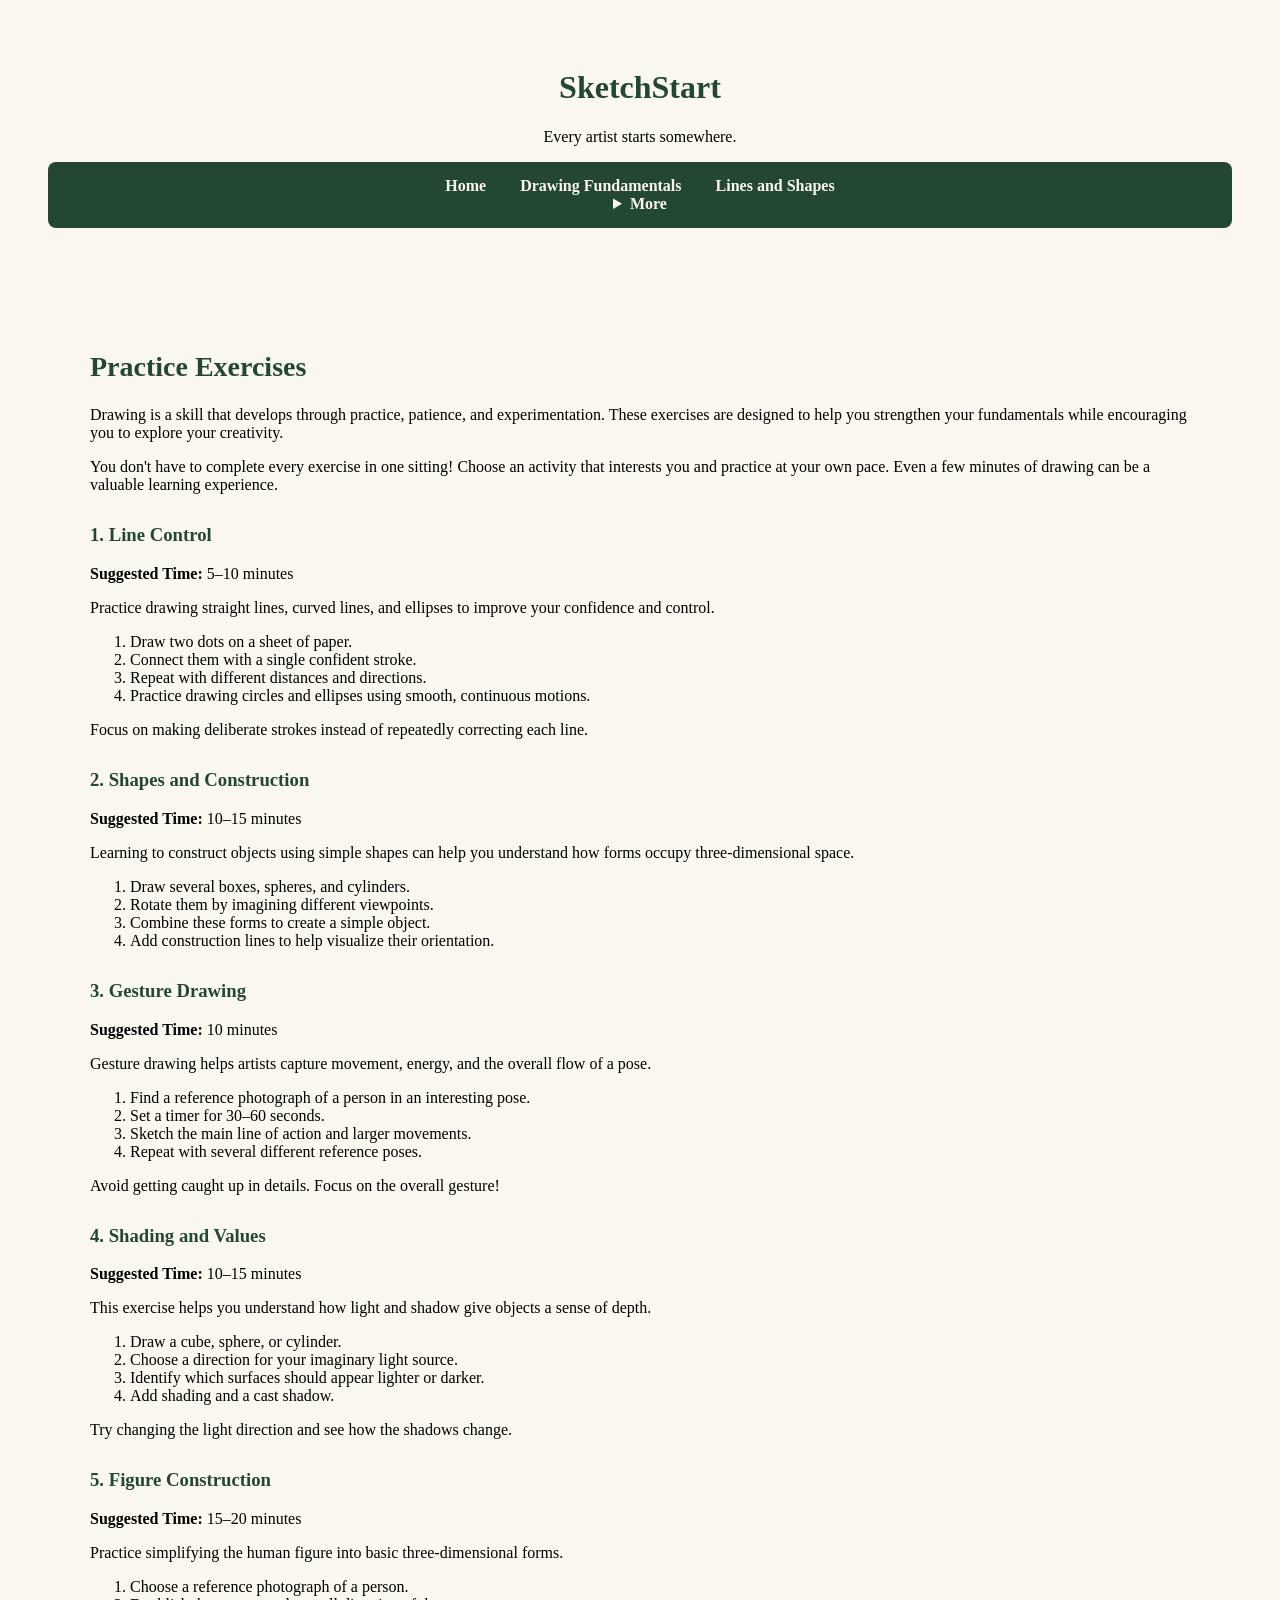
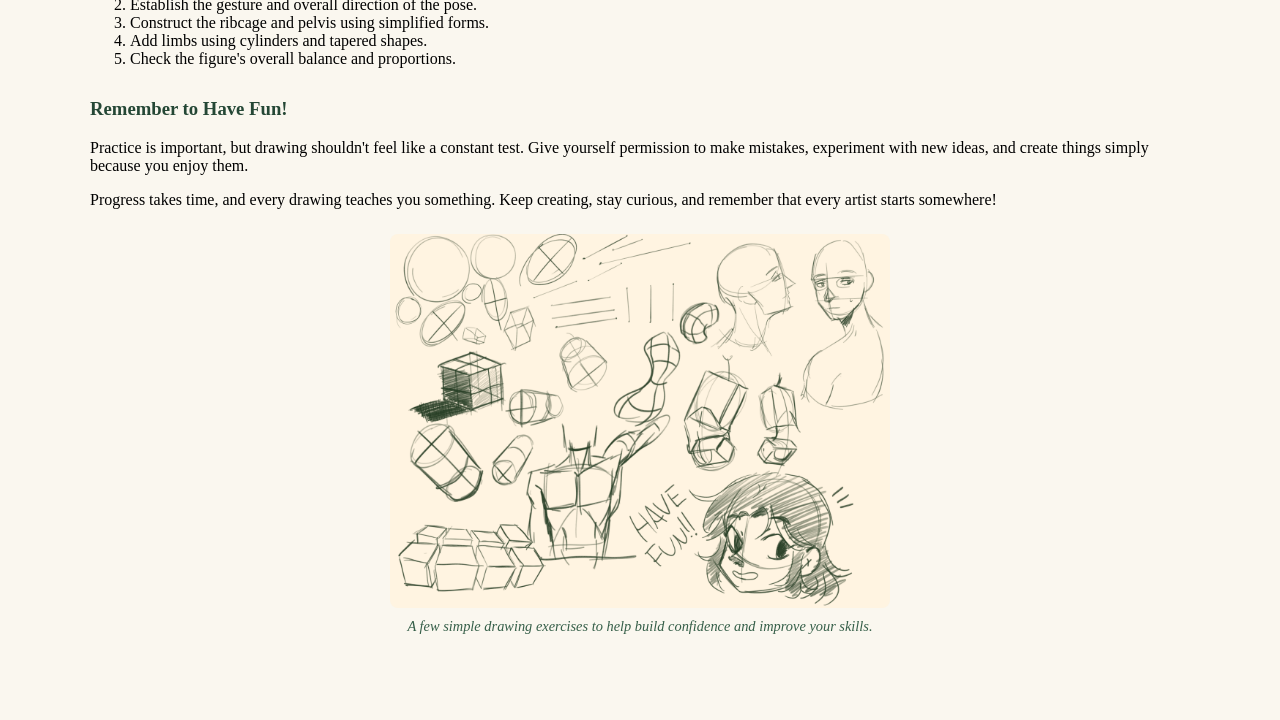
<file: practice.html>
<!DOCTYPE html>
<html lang="en">
<head>
    <meta charset="UTF-8">
    <meta name="viewport" content="width=device-width, initial-scale=1.0">
    <title>Practice Exercises | SketchStart</title>
    <link rel="stylesheet" href="styles.css">
</head>

<body>
    <header>
        <h1>SketchStart</h1>
        <p>Every artist starts somewhere.</p>

        <nav aria-label="Main navigation">
            <a href="index.html">Home</a>
            <a href="fundamentals.html">Drawing Fundamentals</a>
            <a href="lines.html">Lines and Shapes</a>

            <details>
                <summary>More</summary>
                <div class="dropdown-links">
                    <a href="shading.html">Shading & Lighting</a>
                    <a href="color.html">Color Theory</a>
                    <a href="anatomy.html">Anatomy & Figure Drawing</a>
                    <a href="practice.html">Practice Exercises</a>
                    <a href="resources.html">Learning Resources</a>
                    <a href="about.html">About</a>
                    <a href="contact.html">Contact & Feedback</a>
                </div>
            </details>
        </nav>
    </header>

    <main>
        <h2>Practice Exercises</h2>

        <p>
            Drawing is a skill that develops through
            practice, patience, and experimentation.
            These exercises are designed to help you
            strengthen your fundamentals while
            encouraging you to explore your creativity.
        </p>

        <p>
            You don't have to complete every exercise
            in one sitting! Choose an activity that
            interests you and practice at your own pace.
            Even a few minutes of drawing can be a
            valuable learning experience.
        </p>

        <section>
            <h3 class="lesson-heading">1. Line Control</h3>

            <p><strong>Suggested Time:</strong> 5–10 minutes</p>

            <p>
                Practice drawing straight lines, curved
                lines, and ellipses to improve your
                confidence and control.
            </p>

            <ol>
                <li>Draw two dots on a sheet of paper.</li>
                <li>
                    Connect them with a single confident
                    stroke.
                </li>
                <li>
                    Repeat with different distances
                    and directions.
                </li>
                <li>
                    Practice drawing circles and ellipses
                    using smooth, continuous motions.
                </li>
            </ol>

            <p>
                Focus on making deliberate strokes
                instead of repeatedly correcting
                each line.
            </p>
        </section>

        <section>
            <h3 class="lesson-heading">2. Shapes and Construction</h3>

            <p><strong>Suggested Time:</strong> 10–15 minutes</p>

            <p>
                Learning to construct objects using
                simple shapes can help you understand
                how forms occupy three-dimensional space.
            </p>

            <ol>
                <li>
                    Draw several boxes, spheres,
                    and cylinders.
                </li>
                <li>
                    Rotate them by imagining different
                    viewpoints.
                </li>
                <li>
                    Combine these forms to create
                    a simple object.
                </li>
                <li>
                    Add construction lines to help
                    visualize their orientation.
                </li>
            </ol>
        </section>

        <section>
            <h3 class="lesson-heading">3. Gesture Drawing</h3>

            <p><strong>Suggested Time:</strong> 10 minutes</p>

            <p>
                Gesture drawing helps artists capture
                movement, energy, and the overall
                flow of a pose.
            </p>

            <ol>
                <li>
                    Find a reference photograph of
                    a person in an interesting pose.
                </li>
                <li>
                    Set a timer for 30–60 seconds.
                </li>
                <li>
                    Sketch the main line of action
                    and larger movements.
                </li>
                <li>
                    Repeat with several different
                    reference poses.
                </li>
            </ol>

            <p>
                Avoid getting caught up in details.
                Focus on the overall gesture!
            </p>
        </section>

        <section>
            <h3 class="lesson-heading">4. Shading and Values</h3>

            <p><strong>Suggested Time:</strong> 10–15 minutes</p>

            <p>
                This exercise helps you understand
                how light and shadow give objects
                a sense of depth.
            </p>

            <ol>
                <li>
                    Draw a cube, sphere, or cylinder.
                </li>
                <li>
                    Choose a direction for your
                    imaginary light source.
                </li>
                <li>
                    Identify which surfaces should
                    appear lighter or darker.
                </li>
                <li>
                    Add shading and a cast shadow.
                </li>
            </ol>

            <p>
                Try changing the light direction
                and see how the shadows change.
            </p>
        </section>

        <section>
            <h3 class="lesson-heading">5. Figure Construction</h3>

            <p><strong>Suggested Time:</strong> 15–20 minutes</p>

            <p>
                Practice simplifying the human
                figure into basic three-dimensional
                forms.
            </p>

            <ol>
                <li>
                    Choose a reference photograph
                    of a person.
                </li>
                <li>
                    Establish the gesture and
                    overall direction of the pose.
                </li>
                <li>
                    Construct the ribcage and pelvis
                    using simplified forms.
                </li>
                <li>
                    Add limbs using cylinders
                    and tapered shapes.
                </li>
                <li>
                    Check the figure's overall
                    balance and proportions.
                </li>
            </ol>
        </section>

        <section>
            <h3 class="lesson-heading">Remember to Have Fun!</h3>

            <p>
                Practice is important, but drawing
                shouldn't feel like a constant test.
                Give yourself permission to make
                mistakes, experiment with new ideas,
                and create things simply because
                you enjoy them.
            </p>

            <p>
                Progress takes time, and every
                drawing teaches you something.
                Keep creating, stay curious,
                and remember that every artist
                starts somewhere!
            </p>

<figure class="practice-example">
    <img src="images/practice-sketches.png"
         alt="A collection of beginner drawing exercises,
              including lines, shapes, and simple forms.">

    <figcaption>
        A few simple drawing exercises to help
        build confidence and improve your skills.
    </figcaption>
</figure>

        </section>
    </main>
</body>
</html>
</file>
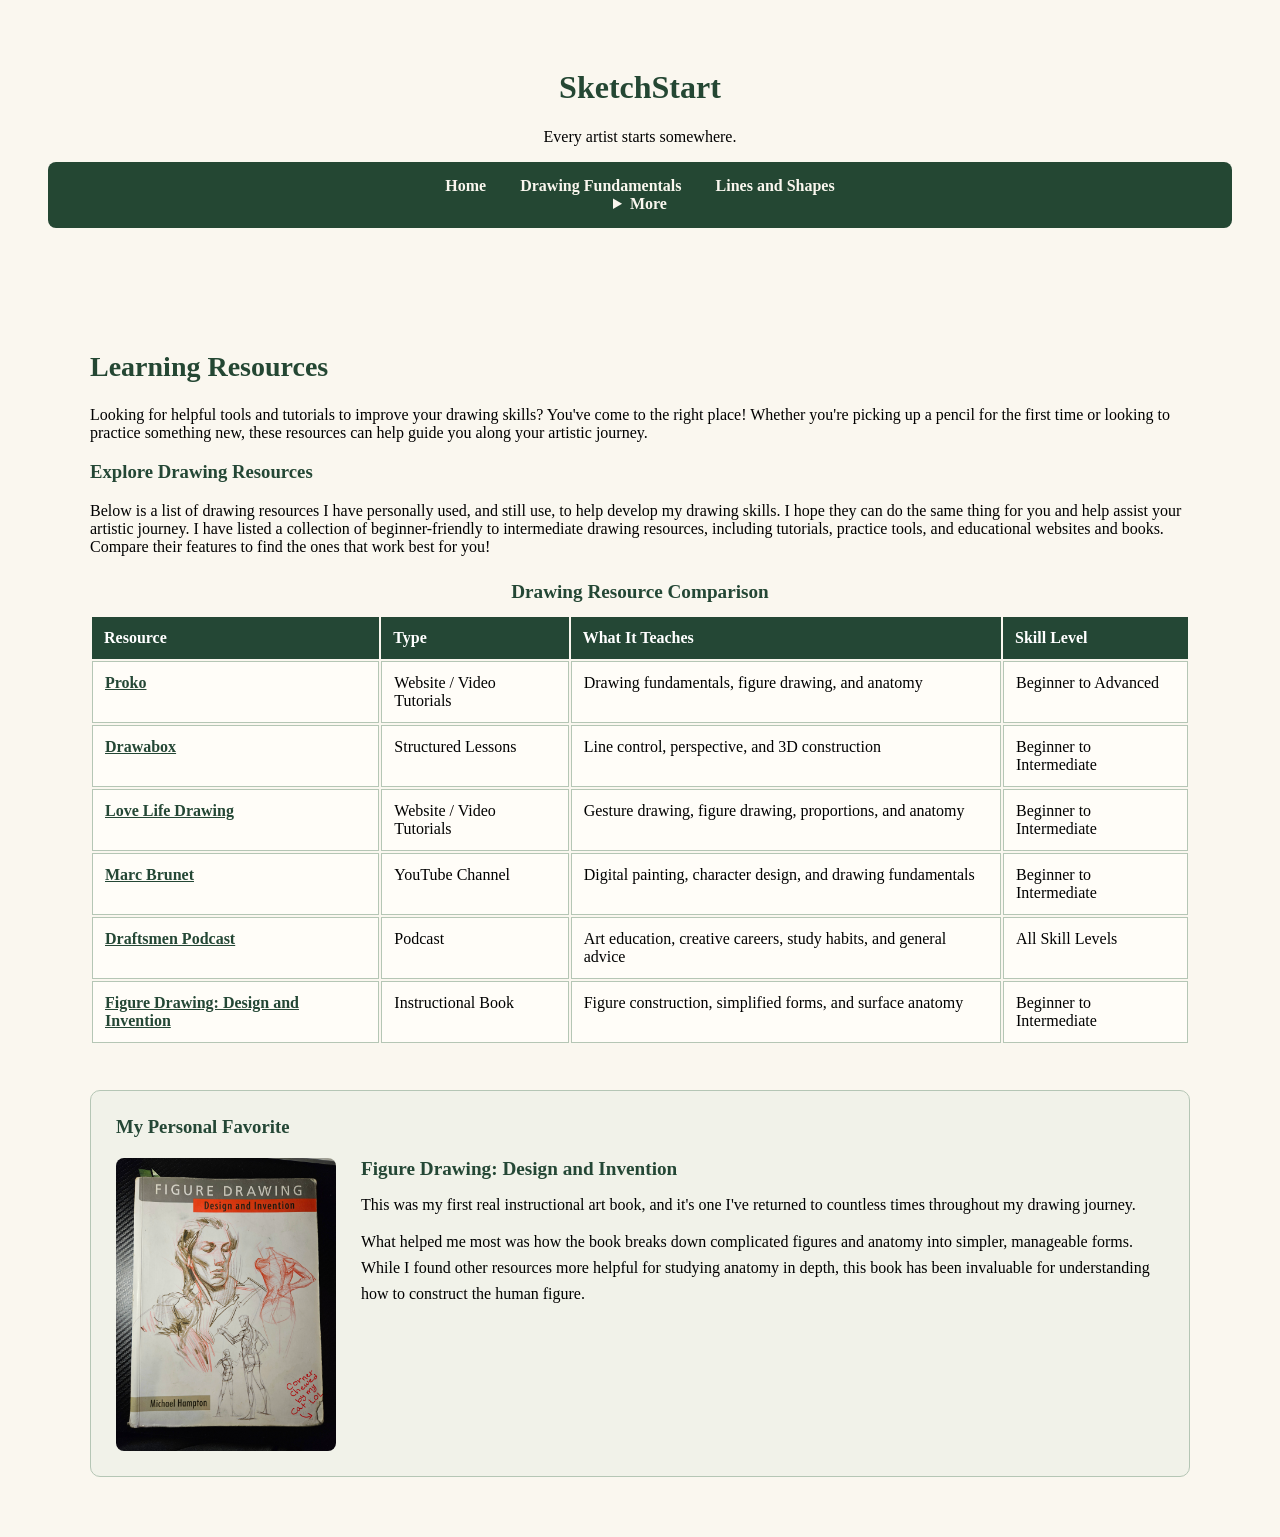
<file: resources.html>
<!DOCTYPE html>
<html lang="en">
<head>
    <meta charset="UTF-8">
    <meta name="viewport" content="width=device-width, initial-scale=1.0">
    <title>Learning Resources| SketchStart</title>
    <link rel="stylesheet" href="styles.css">
</head>
<body>
    <header>
        <h1>SketchStart</h1>
        <p>Every artist starts somewhere.</p>
        <nav aria-label="Main navigation">
        <a href="index.html">Home</a>
        <a href="fundamentals.html">Drawing Fundamentals</a>
        <a href="lines.html">Lines and Shapes</a>
        <details>
            <summary>More</summary>
            <div class="dropdown-links">
            <a href="shading.html">Shading & Lighting</a>
            <a href="color.html">Color Theory</a>
            <a href="anatomy.html">Anatomy & Figure Drawing</a>
            <a href="practice.html">Practice Exercises</a>
            <a href="resources.html">Learning Resources</a>
            <a href="about.html">About</a>
            <a href="contact.html">Contact & Feedback</a>
            </div>
        </details>
        </nav>
        </header>

    <main>
        <h2>Learning Resources</h2>
        <p>Looking for helpful tools and tutorials to improve your drawing skills?
            You've come to the right place! Whether you're picking up a pencil for the
            first time or looking to practice something new, these resources can help guide you
            along your artistic journey.
        </p>

       <h3 class="resources-heading">Explore Drawing Resources</h3>
        <p> Below is a list of drawing resources I have personally used, and still use, to 
            help develop my drawing skills. I hope they can do the same thing for you and 
            help assist your artistic journey. I have listed a collection of beginner-friendly 
            to intermediate drawing resources, including tutorials, practice tools, and educational
            websites and books. Compare their features to find the ones that work best for you!
        </p>
    
<h3 class="resource-table-title">
    Drawing Resource Comparison
</h3>  

<div class="resource-table-scroll"
     role="region"
     aria-label="Drawing resource comparison"
     tabindex="0">   

<table class="resource-table">

    <thead>
        <tr>
            <th scope="col">Resource</th>
            <th scope="col">Type</th>
            <th scope="col">What It Teaches</th>
            <th scope="col">Skill Level</th>
        </tr>
    </thead>

    <tbody>
        <tr>
            <td>
                <a href="https://www.proko.com/">Proko</a>
            </td>
            <td>Website / Video Tutorials</td>
            <td>Drawing fundamentals, figure drawing,
                and anatomy</td>
            <td>Beginner to Advanced</td>
        </tr>

        <tr>
            <td>
                <a href="https://drawabox.com/">Drawabox</a>
            </td>
            <td>Structured Lessons</td>
            <td>Line control, perspective,
                and 3D construction</td>
            <td>Beginner to Intermediate</td>
        </tr>

<tr>
    <td>
        <a href="https://www.lovelifedrawing.com/">
            Love Life Drawing
        </a>
    </td>
    <td>Website / Video Tutorials</td>
    <td>Gesture drawing, figure drawing,
        proportions, and anatomy</td>
    <td>Beginner to Intermediate</td>
</tr>

<tr>
    <td>
        <a href="https://www.youtube.com/@YTartschool">
            Marc Brunet
        </a>
    </td>
    <td>YouTube Channel</td>
    <td>Digital painting, character design,
        and drawing fundamentals</td>
    <td>Beginner to Intermediate</td>
</tr>

<tr>
    <td>
        <a href="https://www.proko.com/course/draftsmen-podcast">
            Draftsmen Podcast
        </a>
    </td>
    <td>Podcast</td>
    <td>Art education, creative careers,
        study habits, and general advice</td>
    <td>All Skill Levels</td>
</tr>

<tr>
    <td>
        <a href="https://figuredrawing.info/pages/figure-drawing-book">
            Figure Drawing: Design and Invention
        </a>
    </td>
    <td>Instructional Book</td>
    <td>Figure construction, simplified forms,
        and surface anatomy</td>
    <td>Beginner to Intermediate</td>
</tr>
    </tbody>
 
</table>
</div>


<section class="featured-resource">
    <h3>My Personal Favorite</h3>

    <div class="featured-resource-content">
        <img src="images/hampton-book.jpg"
             alt="My well-loved copy of Figure Drawing: Design and Invention by Michael Hampton">

        <div class="featured-resource-text">
            <h4>Figure Drawing: Design and Invention</h4>
            <p>
                This was my first real instructional art book,
                and it's one I've returned to countless times
                throughout my drawing journey.
            </p>
            <p>
                What helped me most was how the book breaks
                down complicated figures and anatomy into
                simpler, manageable forms. While I found
                other resources more helpful for studying
                anatomy in depth, this book has been
                invaluable for understanding how to construct
                the human figure.
            </p>
        </div>
    </div>
</section>

    </main>
</body>
</html>
</file>
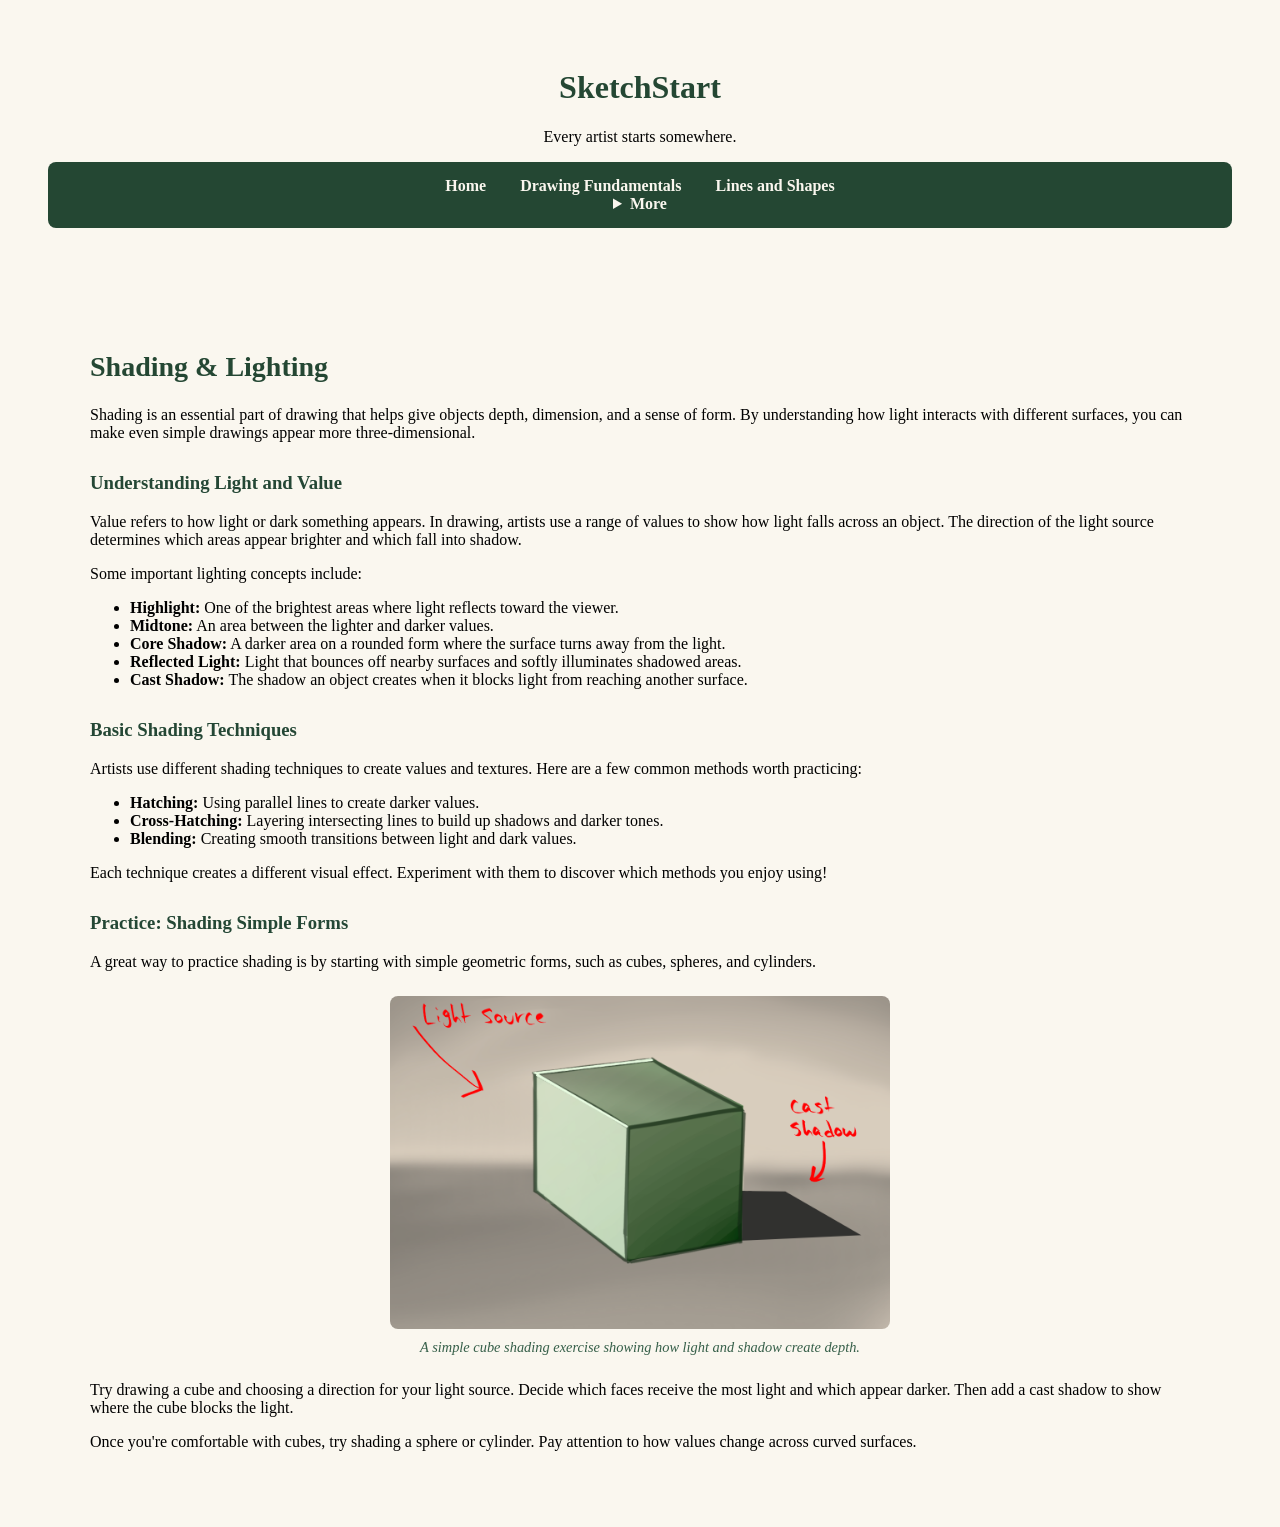
<file: shading.html>
<!DOCTYPE html>
<html lang="en">
<head>
    <meta charset="UTF-8">
    <meta name="viewport" content="width=device-width, initial-scale=1.0">
    <title>Shading & Lighting | SketchStart</title>
    <link rel="stylesheet" href="styles.css">
</head>

<body>
    <header>
        <h1>SketchStart</h1>
        <p>Every artist starts somewhere.</p>

        <nav aria-label="Main navigation">
            <a href="index.html">Home</a>
            <a href="fundamentals.html">Drawing Fundamentals</a>
            <a href="lines.html">Lines and Shapes</a>

            <details>
                <summary>More</summary>
                <div class="dropdown-links">
                    <a href="shading.html">Shading & Lighting</a>
                    <a href="color.html">Color Theory</a>
                    <a href="anatomy.html">Anatomy & Figure Drawing</a>
                    <a href="practice.html">Practice Exercises</a>
                    <a href="resources.html">Learning Resources</a>
                    <a href="about.html">About</a>
                    <a href="contact.html">Contact & Feedback</a>
                </div>
            </details>
        </nav>
    </header>

    <main>
        <h2>Shading & Lighting</h2>

        <p>
            Shading is an essential part of drawing that helps
            give objects depth, dimension, and a sense of form.
            By understanding how light interacts with different
            surfaces, you can make even simple drawings appear
            more three-dimensional.
        </p>

        <section>
            <h3 class="lesson-heading">Understanding Light and Value</h3>

            <p>
                Value refers to how light or dark something
                appears. In drawing, artists use a range of
                values to show how light falls across an object.
                The direction of the light source determines
                which areas appear brighter and which fall
                into shadow.
            </p>

            <p>
                Some important lighting concepts include:
            </p>

            <ul>
                <li>
                    <strong>Highlight:</strong> One of the
                    brightest areas where light reflects
                    toward the viewer.
                </li>
                <li>
                    <strong>Midtone:</strong> An area between
                    the lighter and darker values.
                </li>
                <li>
                    <strong>Core Shadow:</strong> A darker
                    area on a rounded form where the surface
                    turns away from the light.
                </li>
                <li>
                    <strong>Reflected Light:</strong> Light
                    that bounces off nearby surfaces and
                    softly illuminates shadowed areas.
                </li>
                <li>
                    <strong>Cast Shadow:</strong> The shadow
                    an object creates when it blocks light
                    from reaching another surface.
                </li>
            </ul>
        </section>

        <section>
            <h3 class="lesson-heading">Basic Shading Techniques</h3>

            <p>
                Artists use different shading techniques
                to create values and textures. Here are
                a few common methods worth practicing:
            </p>

            <ul>
                <li>
                    <strong>Hatching:</strong> Using parallel
                    lines to create darker values.
                </li>
                <li>
                    <strong>Cross-Hatching:</strong> Layering
                    intersecting lines to build up shadows
                    and darker tones.
                </li>
                <li>
                    <strong>Blending:</strong> Creating
                    smooth transitions between light and
                    dark values.
                </li>
            </ul>

            <p>
                Each technique creates a different visual
                effect. Experiment with them to discover
                which methods you enjoy using!
            </p>
        </section>

        <section>
            <h3 class="lesson-heading">Practice: Shading Simple Forms</h3>

            <p>
                A great way to practice shading is by
                starting with simple geometric forms,
                such as cubes, spheres, and cylinders.
            </p>

            <figure class="shading-example">
                <img src="images/shading-cube.png"
                     alt="Pencil shading study of a cube with a light source and shadows.">

                <figcaption>
                    A simple cube shading exercise showing
                    how light and shadow create depth.
                </figcaption>
            </figure>

            <p>
                Try drawing a cube and choosing a direction
                for your light source. Decide which faces
                receive the most light and which appear
                darker. Then add a cast shadow to show
                where the cube blocks the light.
            </p>

            <p>
                Once you're comfortable with cubes,
                try shading a sphere or cylinder.
                Pay attention to how values change
                across curved surfaces.
            </p>
        </section>
    </main>
</body>
</html>
</file>
<file: styles.css>
body {
    background-color: #FAF7EF;
}
header {
    text-align: center;
    padding: 40px;
}
h1 {
    color: #244733;
}
nav {
    background-color:#244733;
    padding: 15px;
    border-radius: 8px;
}
nav a {
    color:#FAF7EF;
    text-decoration: none;
    margin: 0 15px;
    font-weight: bold;
}
nav a:hover {
    text-decoration: underline;
}
main {
    max-width: 1100px;
    margin: 40px auto;
    padding: 20px;
}
main h2 {
    color:#244733;
    font-size: 28px;
}

.welcome {
    background-color: #E6E2D3;
    padding: 50px;
    border-radius: 12px;
    text-align: center;
}

.welcome h2 {
    color: #244733;
    font-size: 36px;
}

.welcome p {
    color: #52775A;
    line-height: 1.7;
    max-width: 650px;
    margin: 20px auto;
}

.button {
    display: inline-block;
    background-color: #244733;
    color: #FAF7EF;
    padding: 12px 25px;
    border-radius: 8px;
    text-decoration: none;
    font-weight: bold;
}

.button:hover {
    background-color: #52775A;
}

.lessons {
    margin-top: 50px;
    text-align: center;
}

.lessons h2 {
    color: #244733;
    font-size: 28px;
}

.lesson-grid {
    display: grid;
    grid-template-columns: repeat(2, 1fr);
    gap: 20px;
    margin-top: 30px;
}

.lesson-card {
    background-color: #FFFFFF;
    border: 1px solid #D7E0D1;
    border-radius: 12px;
    padding: 30px;
    text-align: left;
}

.lesson-card h3 {
    color: #244733;
}

.lesson-card p {
    line-height: 1.6;
}

.lesson-card a {
    color: #52775A;
    font-weight: bold;
}

@media (max-width: 650px) {
    .lesson-grid {
        grid-template-columns: 1fr;
    }
}

.supplies {
    background-color: #E8E8D7;
    padding: 30px;
    border-radius: 12px;
    margin-top: 30px;
}

.supplies h3 {
    color:#244733;
    font-size: 24px;
}

.supplies li {
    margin-bottom: 8px;
}

.exercise-image {
    display: block;
    width: 100%;
    max-width: 500px;
    margin: 20px auto;
    border-radius: 8px;    
}

.exercise {
    margin-top: 35px;
}

.exercise h3 {
    color:#244733;
}

.closing {
    background-color:#E8E8D7;
    padding: 25px;
    margin-top: 40px;
    border-radius: 10px;
    text-align: center;
}
@media (max-width: 600px) {
    nav {
        display: flex;
        flex-direction: column;
        align-items: center;
        gap: 12px;
    }
    nav a {
        margin:0;
    }
}

nav summary {
    color: #FAF7EF;
    font-weight: bold;
    cursor: pointer;
}

.dropdown-links {
    display: grid;
    grid-template-columns: repeat(2, 1fr);
    gap: 10px;
    max-width: 550px;
    margin: 10px auto 0;   
}

.dropdown-links a {
    display: block;
    background-color: #365D44;
    padding: 10px;
    border-radius: 6px;
    text-align: center;
}

.reminder {
    background-color:#E8E8D7;
    padding: 20px;
    border-radius: 10px;
    margin-top: 2px;
}

.reminder h3 {
    color:#244733;
}

.reminder p {
    color:#303830;
    line-height: 1.6;
}

.contact-form {
    display: flex;
    flex-direction: column;
    gap: 10px;
    width: 100%;
    max-width: 600px;
    box-sizing: border-box;
    margin: 25px auto 0;
}
.contact-form input,    
.contact-form select,
.contact-form textarea {
    padding: 12px;
    border: 1px solid #a9b8a8;
    border-radius: 6px;
    background-color: #fffdf8;
    font: inherit;
    box-sizing: border-box;
    width: 100%;
}
.contact-form label {
    color: #244735;
    font-weight: bold;
}

.contact-form button {
    padding: 12px;
    background-color: #244735;
    color: white;
    border: none;
    border-radius: 6px;
    font: inherit;
    font-weight: bold;
    cursor: pointer;
}

.contact-form button:hover {
    background-color: #365f49;
}

.contact-form input:focus-visible,
.contact-form select:focus-visible,
.contact-form textarea:focus-visible,
.contact-form button:focus-visible {
    outline: 3px solid #668c70;
    outline-offset: 2px;
}
.contact-illustration {
    display: block;
    width: 100%;
    max-width: 400px;
    height: auto;
    margin: 25px auto 0;
}

.resource-table-title {
    text-align: center;
    color: #244735;
    font-size: 1.2rem;
    margin: 25px 0 12px;
}

.resource-table caption {
    font-weight: bold;
    font-size: 1.2rem;
    color: #244735;
    margin-bottom: 12px;
}

.resource-table th {
    background-color: #244735;
    color: white;
    padding: 12px;
    text-align: left;
}

.resource-table td {
    padding: 12px;
    border: 1px solid #b5c6b5;
    background-color: #fffdf8;
    vertical-align: top;
}

.resource-table a {
    color: #244735;
    font-weight: bold;
}

.resource-table a:hover {
    color: #52785c;
}

.resource-table-scroll {
    width: 100%;
    overflow-x: auto;
    -webkit-overflow-scrolling: touch;
}

.resource-table {
    min-width: 720px;
}

.resource-table-scroll {
    display: block;
    width: 100%;
    max-width: 100%;
    box-sizing: border-box;
    overflow-x: auto;
    -webkit-overflow-scrolling: touch;
}

.featured-resource {
    margin-top: 45px;
    padding: 25px;
    background-color: #f1f2e9;
    border: 1px solid #b5c6b5;
    border-radius: 10px;
}

.featured-resource h3 {
    color: #244735;
    margin-top: 0;
    margin-bottom: 20px;
}

.featured-resource-content {
    display: grid;
    grid-template-columns: 220px minmax(0, 1fr);
    gap: 25px;
    align-items: start;
}

.featured-resource-content img {
    display: block;
    width: 100%;
    height: auto;
    border-radius: 8px;
}

.featured-resource-text h4 {
    color: #244735;
    font-size: 1.2rem;
    margin-top: 0;
    margin-bottom: 12px;
}

.featured-resource-text p {
    line-height: 1.6;
    margin-top: 0;
    margin-bottom: 12px;
}

@media (max-width: 650px) {
    .featured-resource {
        padding: 16px;
    }

    .featured-resource-content {
        grid-template-columns: 1fr;
        gap: 20px;
    }

    .featured-resource-content img {
        max-width: 260px;
        margin: 0 auto;
    }
}

.resources-heading {
    color: #244735;
}

.about-heading {
    color: #244735;
}

.about-sketchbook {
    max-width: 700px;
    margin: 30px auto;
    text-align: center;
}

.about-sketchbook img {
    display: block;
    width: 100%;
    height: auto;
    border-radius: 8px;
}

.about-sketchbook figcaption {
    margin-top: 10px;
    color: #365f49;
    font-style: italic;
    font-size: 0.9rem;
}

.lesson-heading {
    color: #244735;
    margin-top: 30px;
}

.shading-example {
    max-width: 500px;
    margin: 25px auto;
    text-align: center;
}

.shading-example img {
    display: block;
    width: 100%;
    height: auto;
    border-radius: 8px;
}

.shading-example figcaption {
    margin-top: 10px;
    color: #365f49;
    font-size: 0.9rem;
    font-style: italic;
}

.color-example {
    max-width: 500px;
    margin: 25px auto;
    text-align: center;
}

.color-example img {
    display: block;
    width: 100%;
    height: auto;
    border-radius: 8px;
}

.color-example figcaption {
    margin-top: 10px;
    color: #365f49;
    font-size: 0.9rem;
    font-style: italic;
}

.anatomy-example {
    max-width: 500px;
    margin: 25px auto;
    text-align: center;
}

.anatomy-example img {
    display: block;
    width: 100%;
    height: auto;
    border-radius: 8px;
}

.anatomy-example figcaption {
    margin-top: 10px;
    color: #365f49;
    font-size: 0.9rem;
    font-style: italic;
}

.practice-example {
    max-width: 500px;
    margin: 25px auto;
    text-align: center;
}

.practice-example img {
    display: block;
    width: 100%;
    height: auto;
    border-radius: 8px;
}

.practice-example figcaption {
    margin-top: 10px;
    color: #365f49;
    font-size: 0.9rem;
    font-style: italic;
}
</file>
